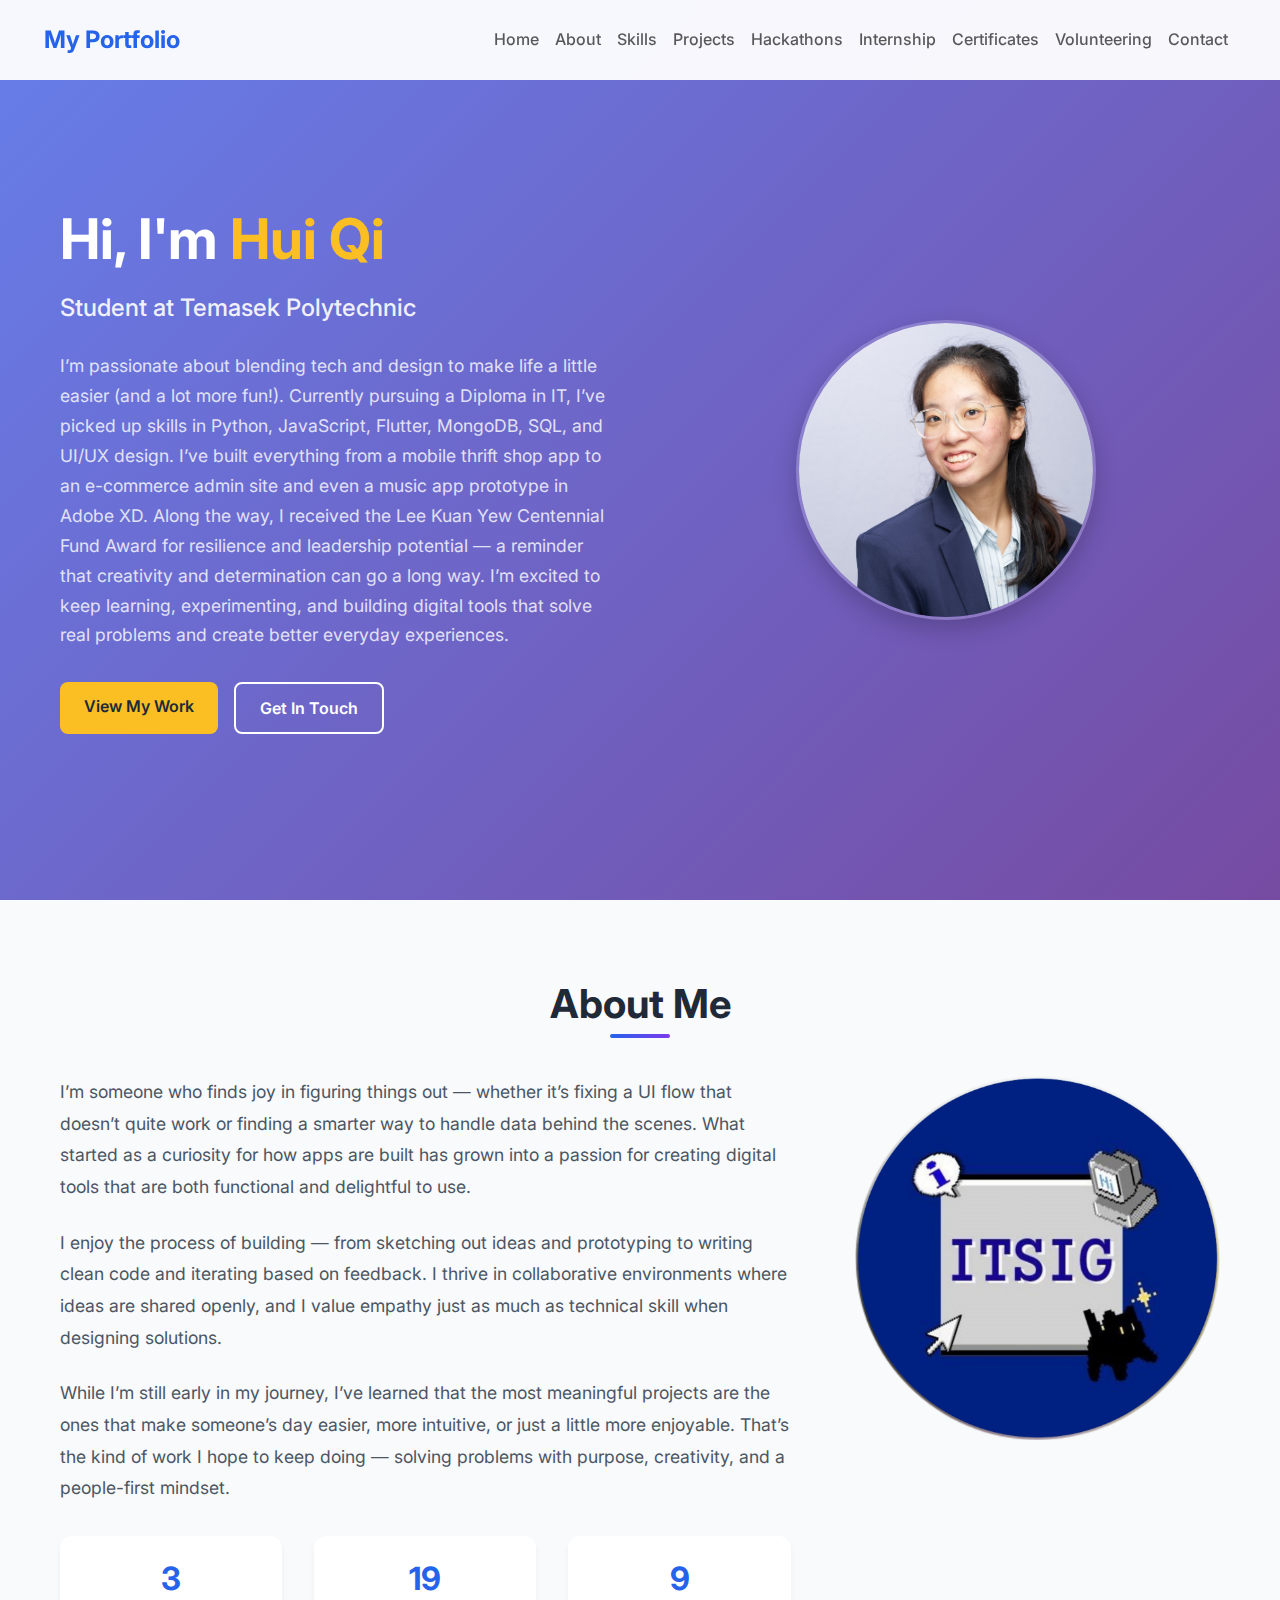
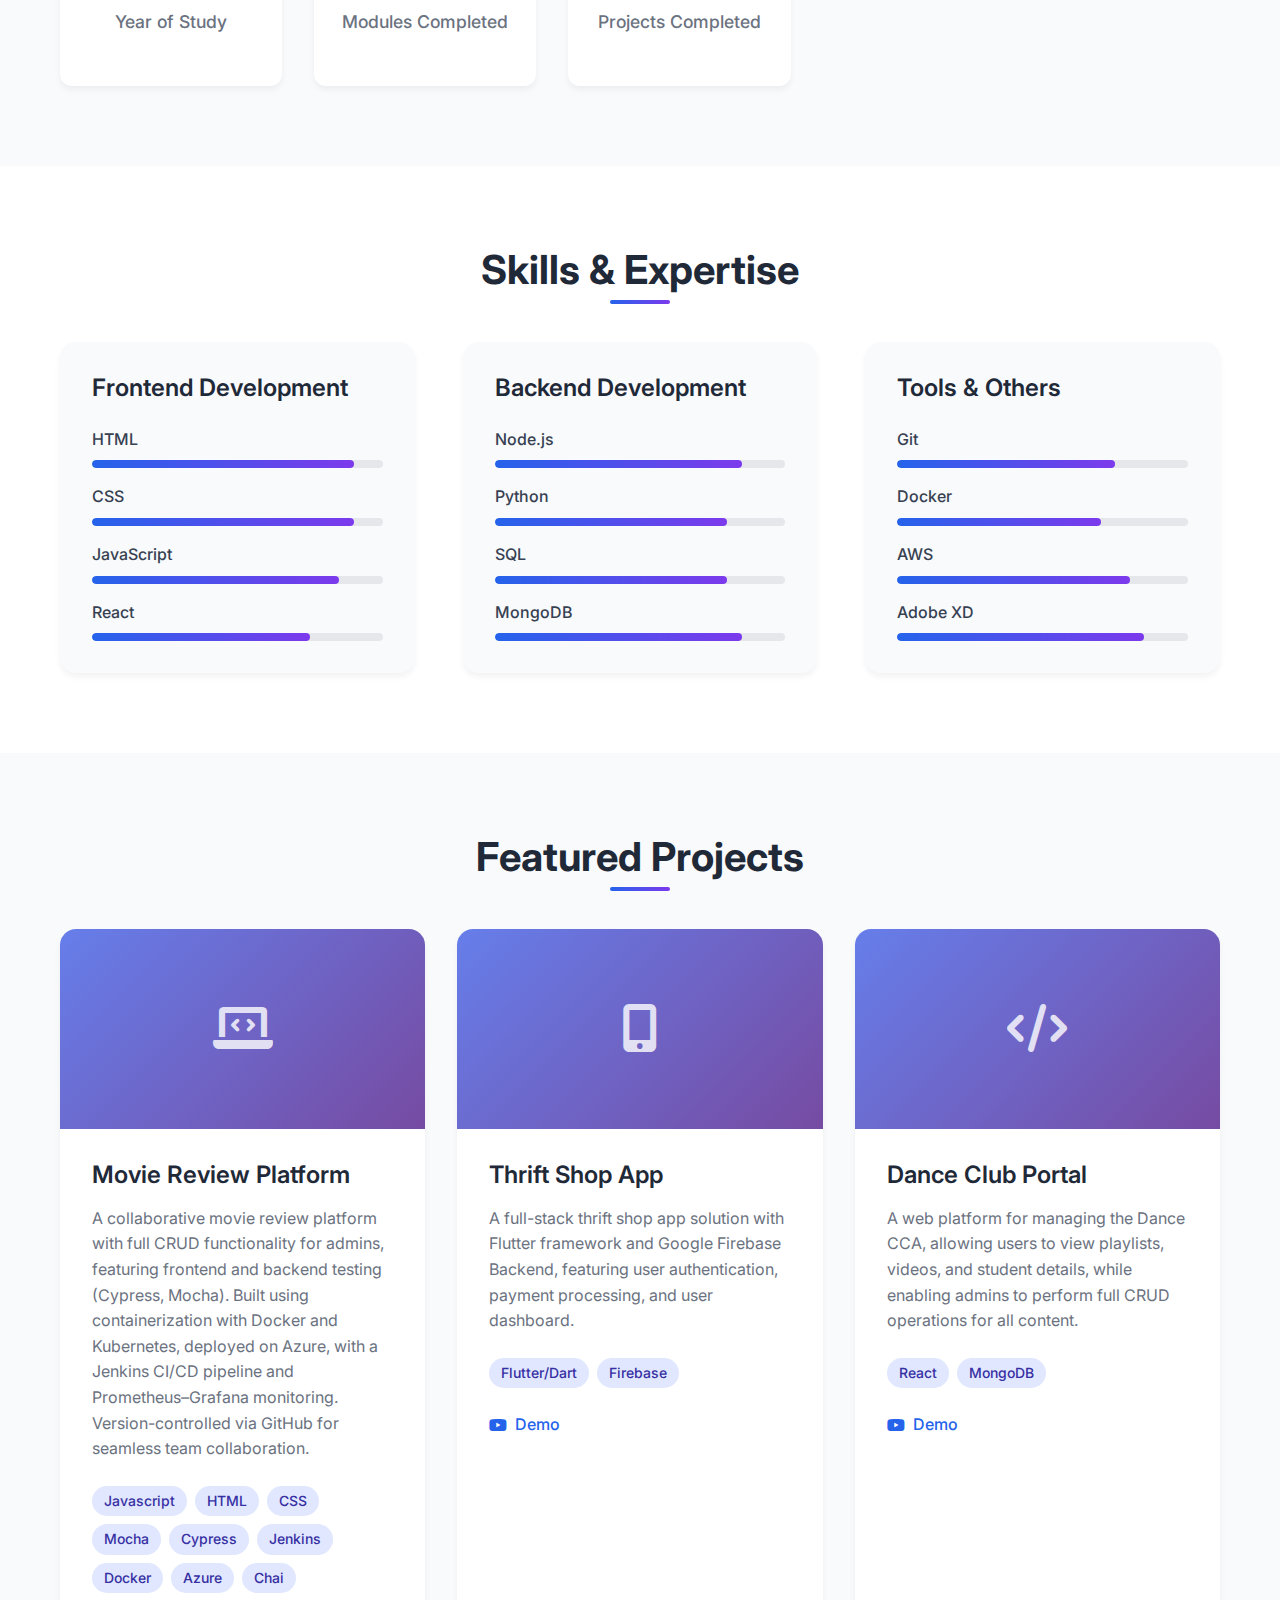
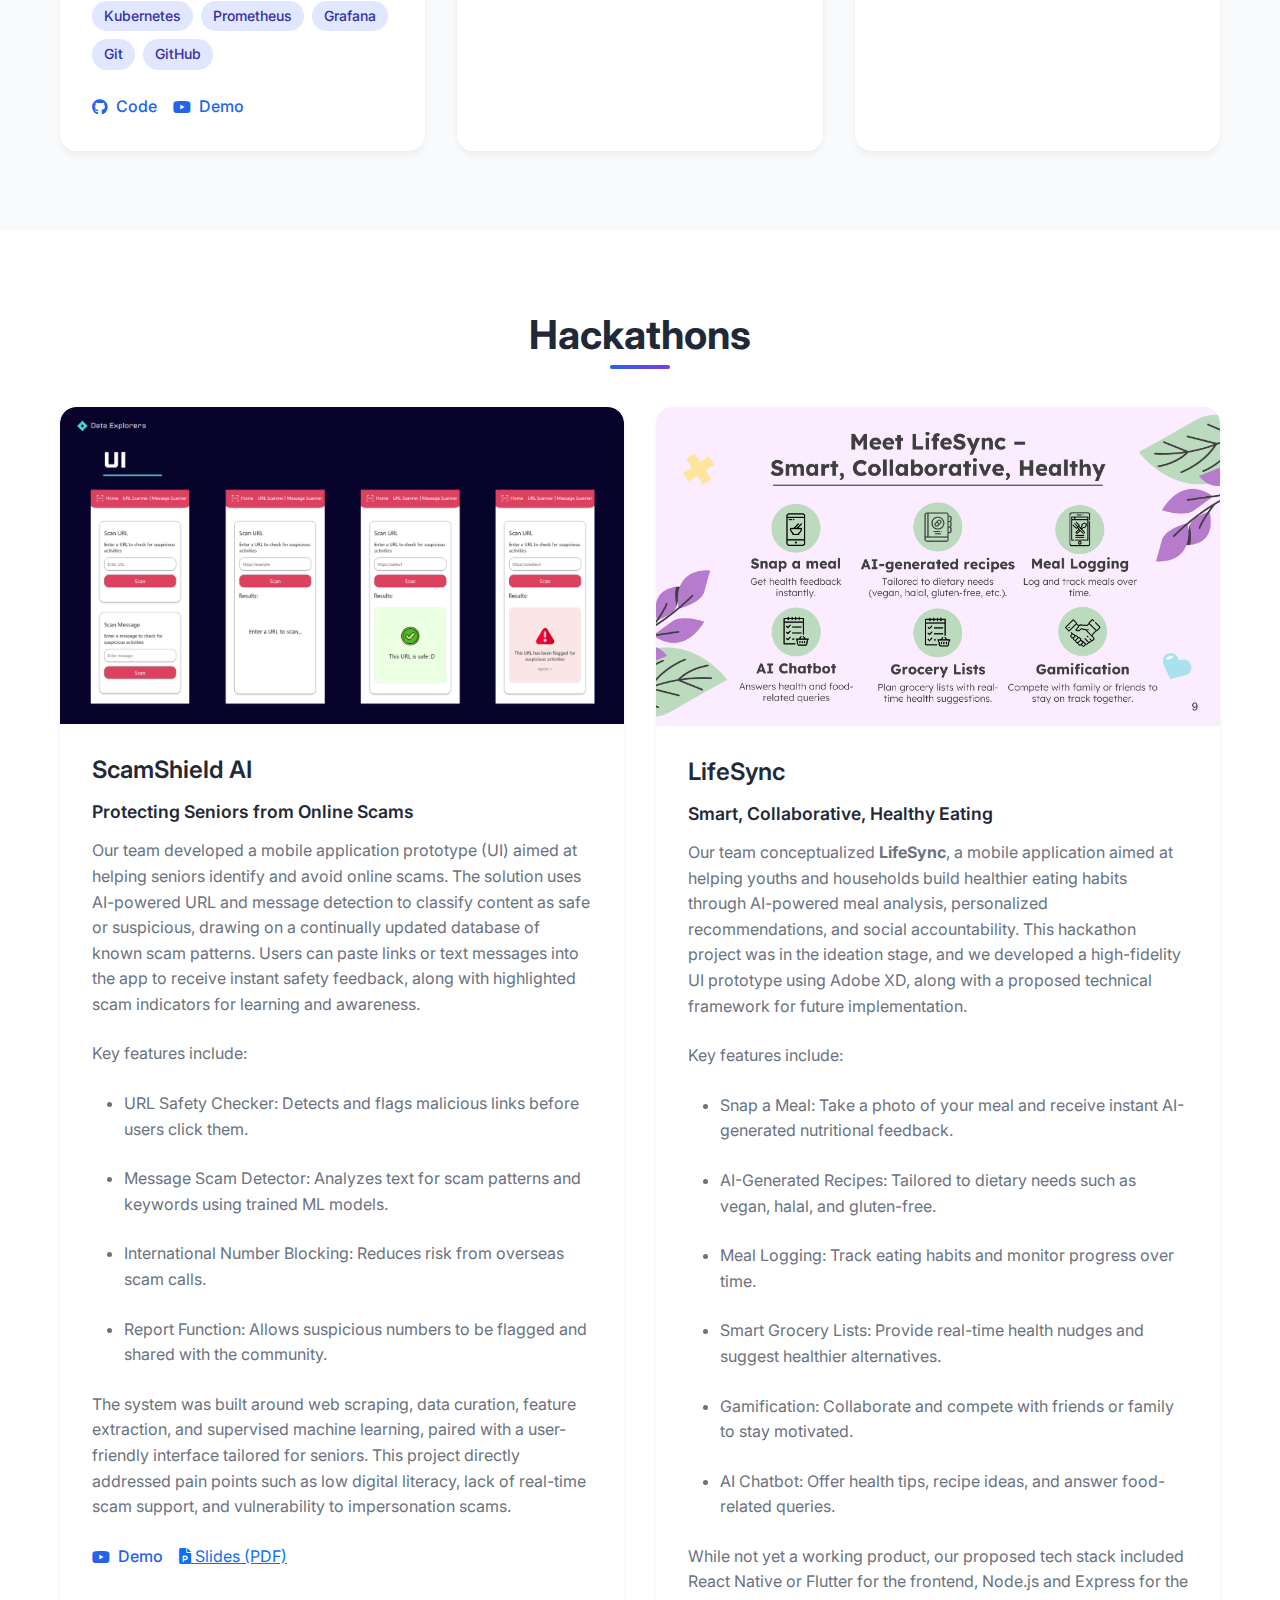
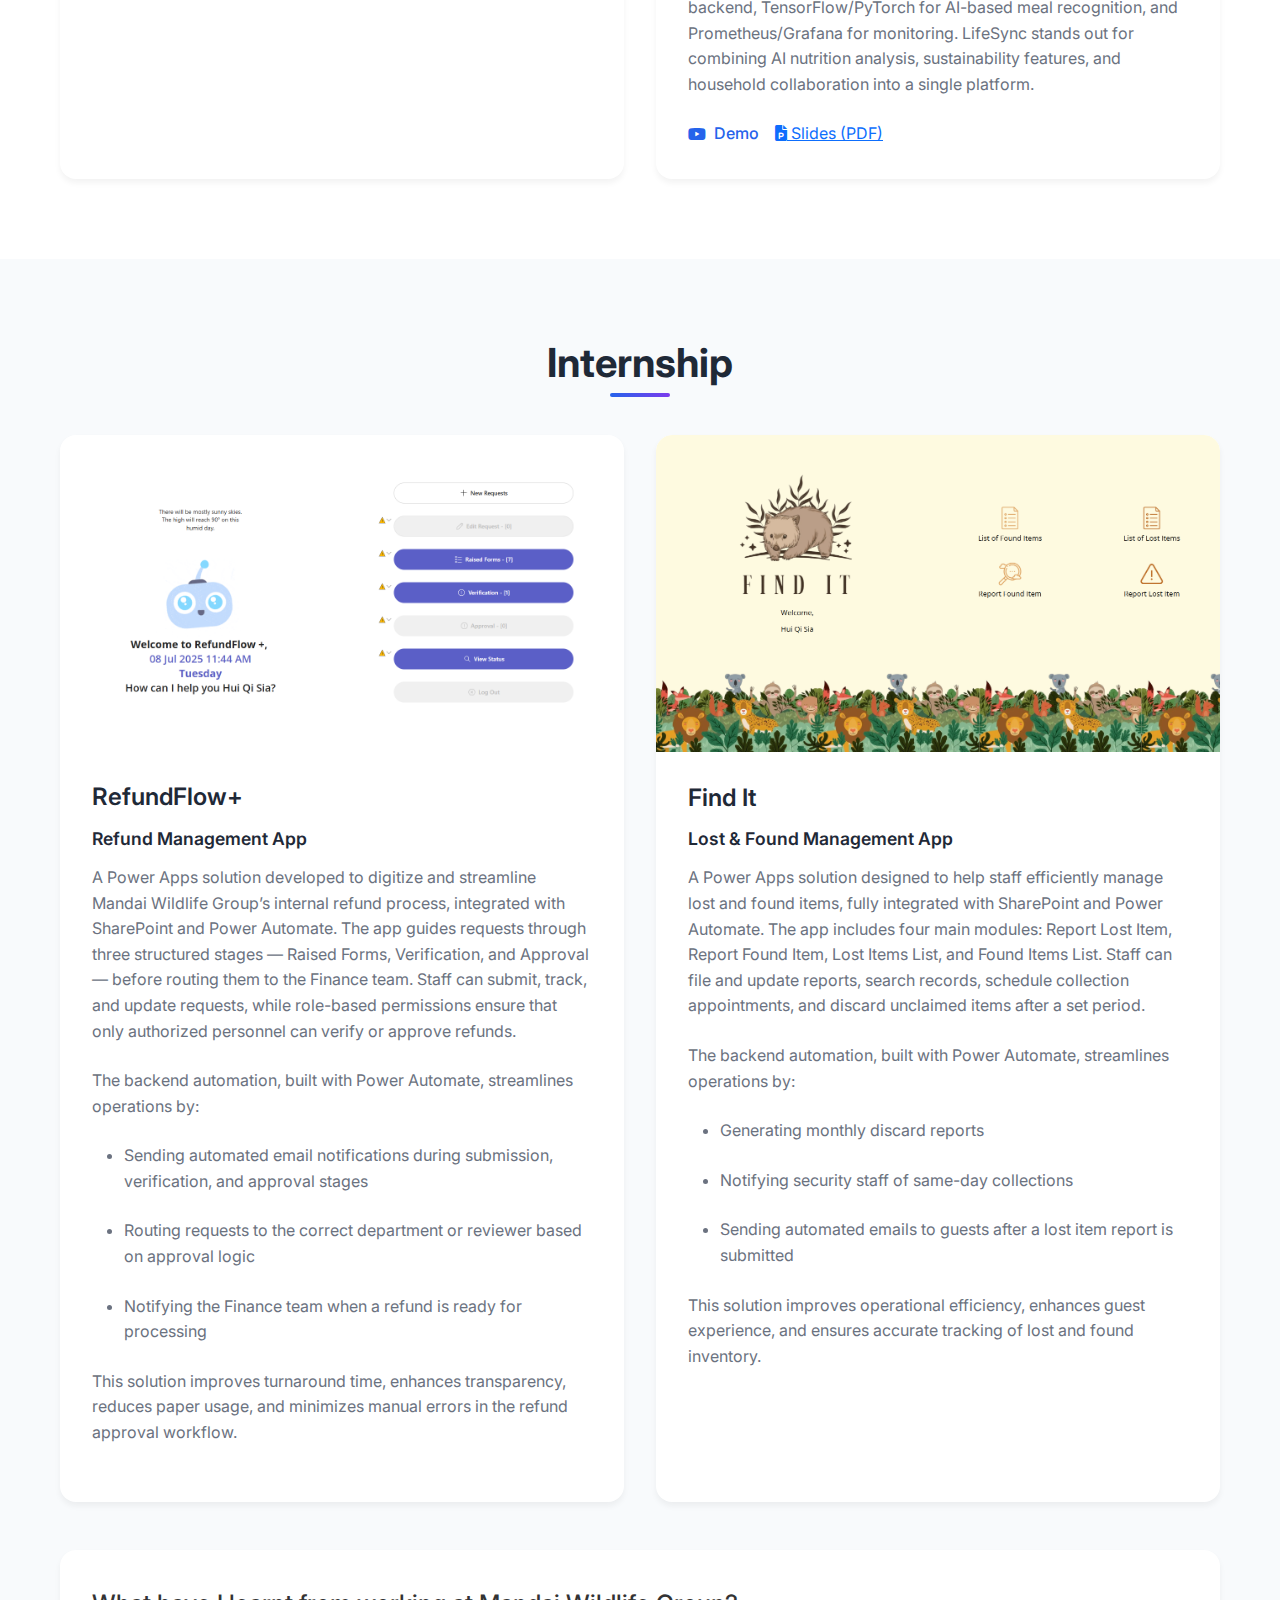
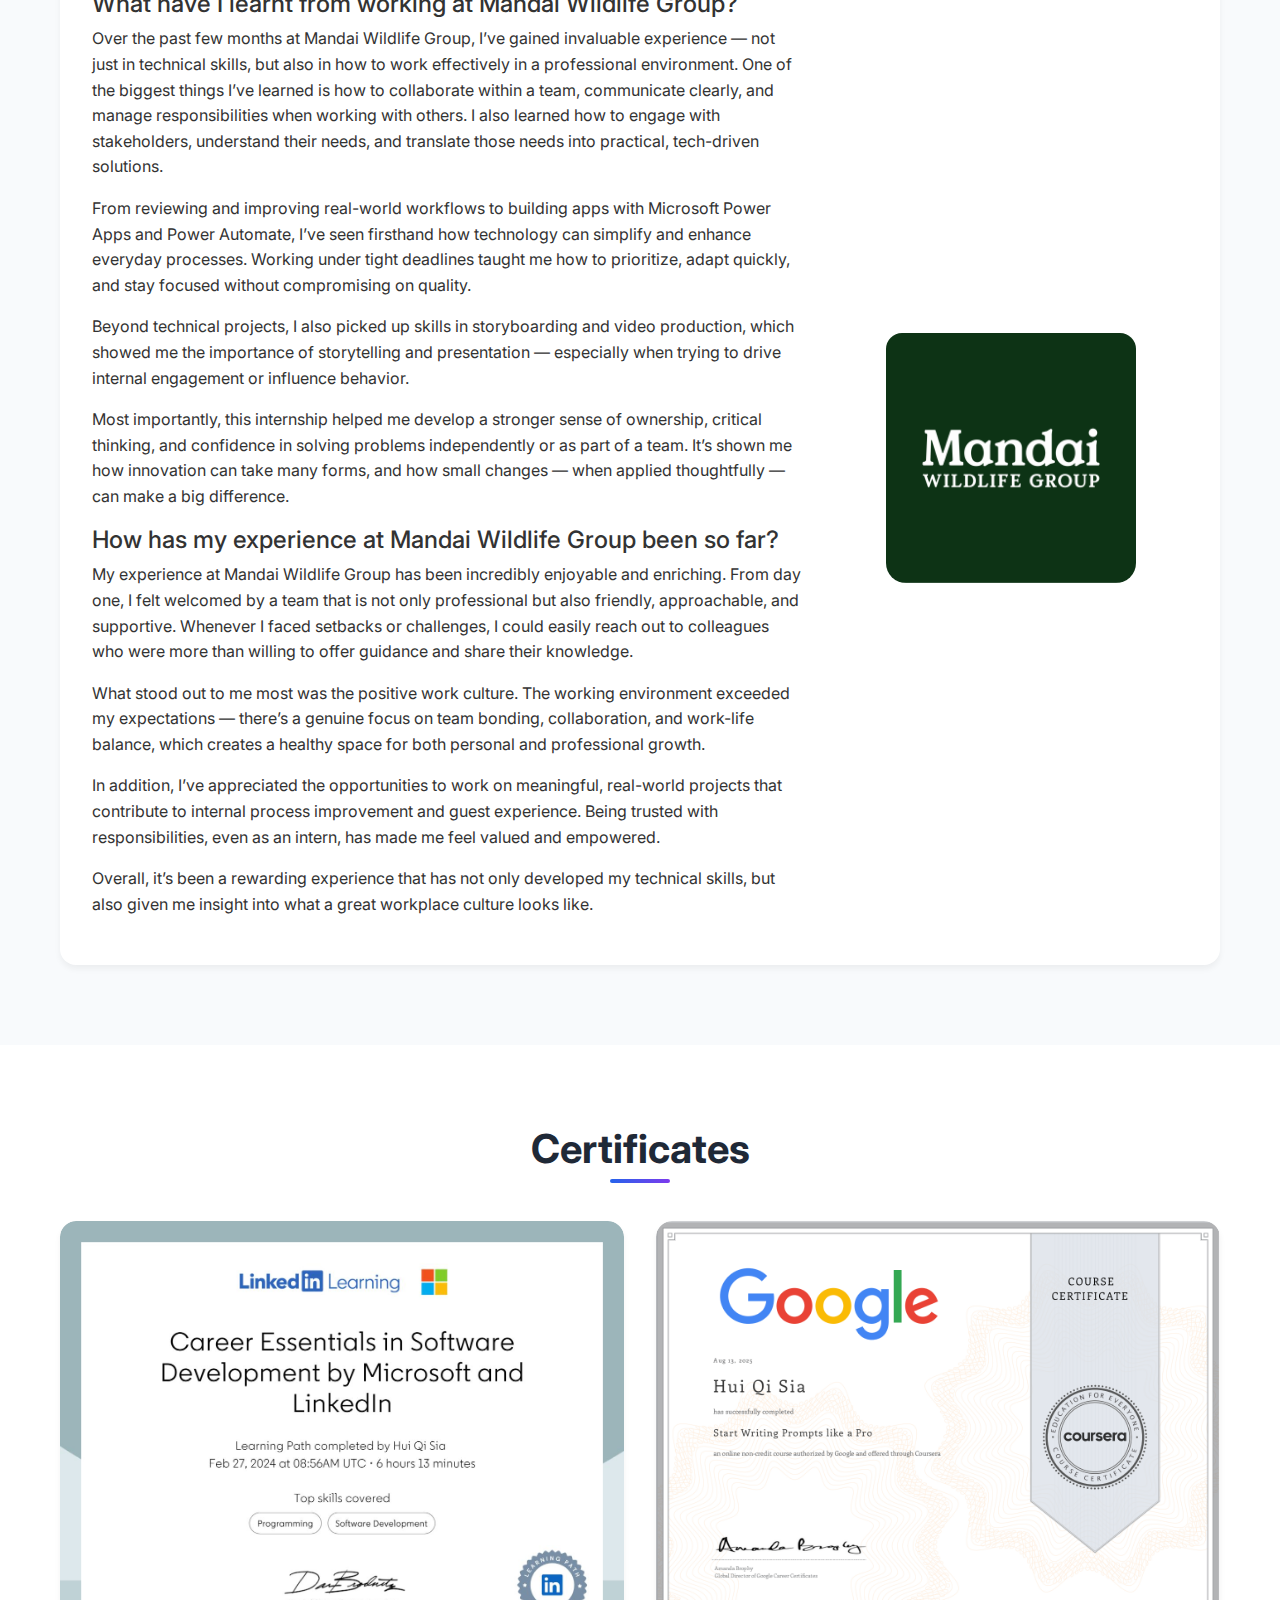
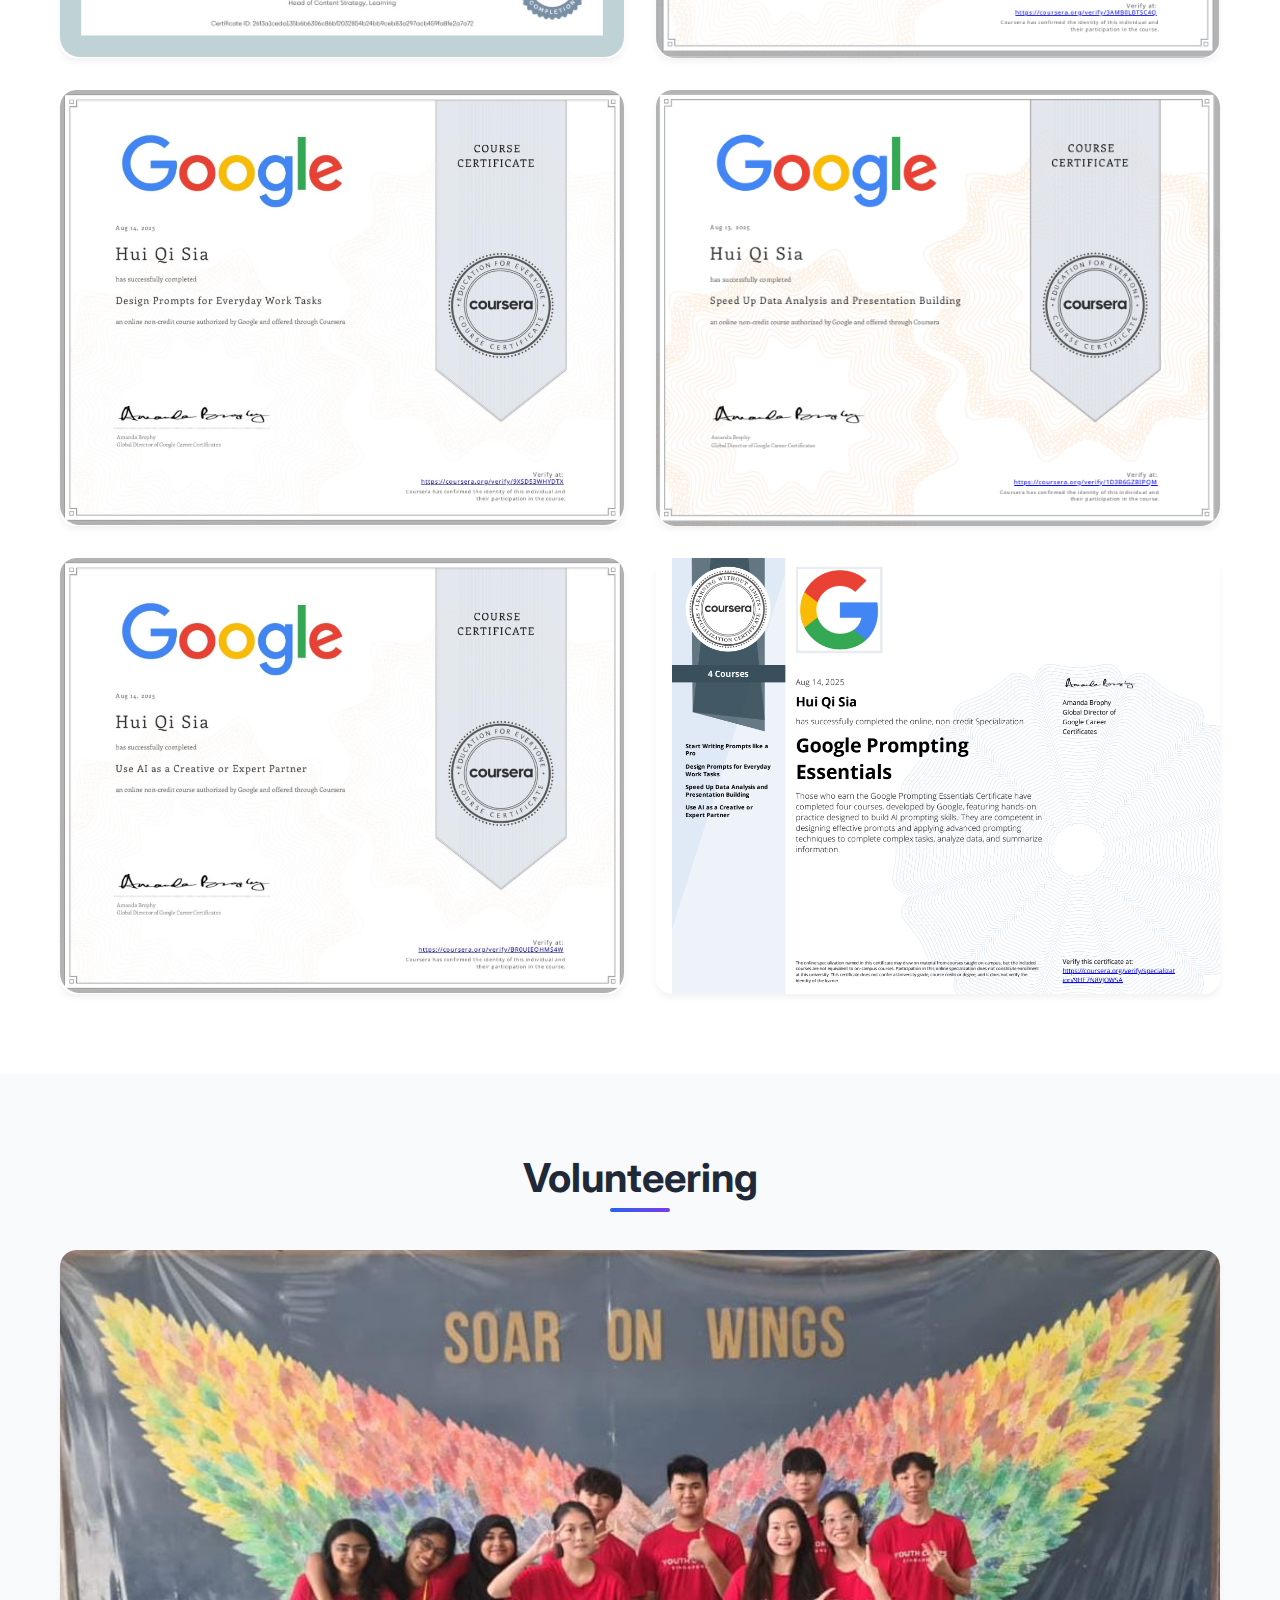
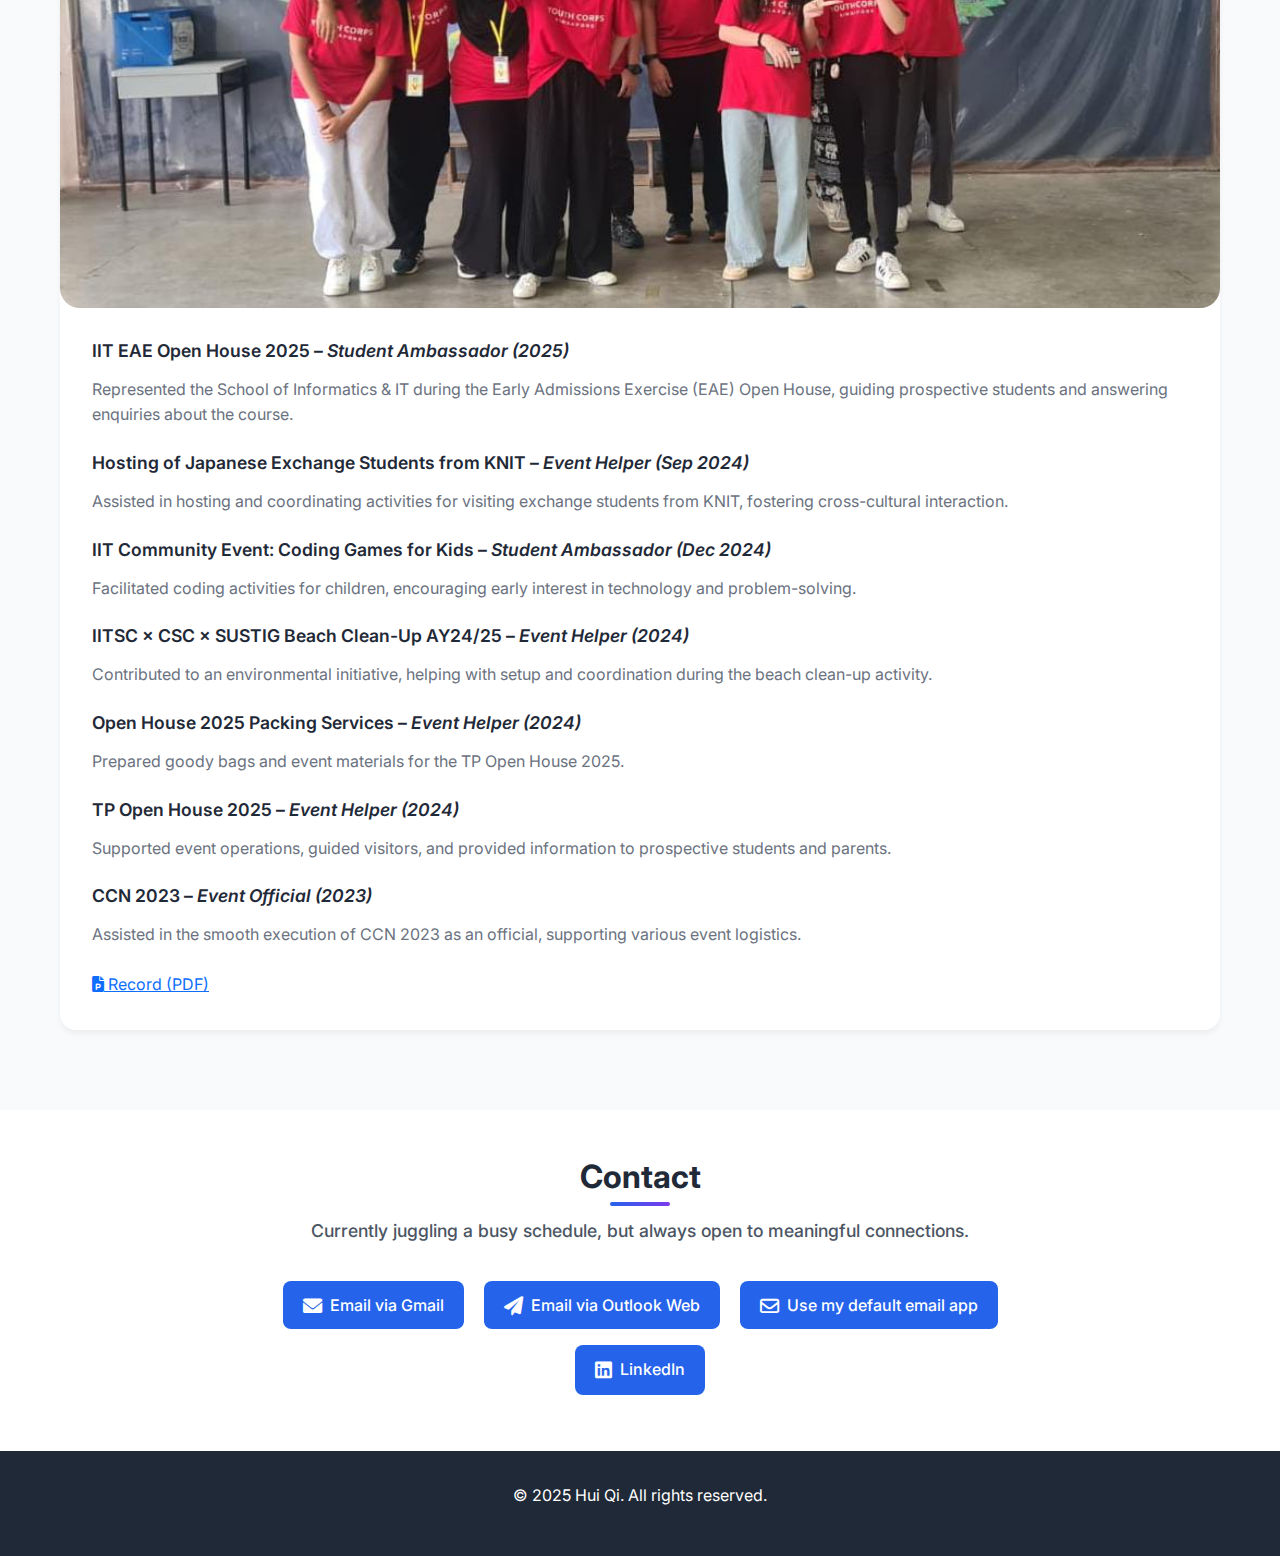
<file: index.html>
<!DOCTYPE html>
<html lang="en">
<head>
    <meta charset="UTF-8" />
    <meta name="viewport" content="width=device-width, initial-scale=1.0"/>
    <title>My Portfolio</title>

    <!-- Bootstrap CSS -->
    <link 
        href="https://cdn.jsdelivr.net/npm/bootstrap@5.3.3/dist/css/bootstrap.min.css" 
        rel="stylesheet" 
        integrity="sha384-QWTKZyjpPEjISv5WaRU9OFeRpok6YctnYmDr5pNlyT2bRjXh0JMhjY6hW+ALEwIH" 
        crossorigin="anonymous">
    <link rel="stylesheet" href="styles.css">

    <!-- Google Fonts & Icons -->
    <link href="https://fonts.googleapis.com/css2?family=Inter:wght@300;400;500;600;700&display=swap" rel="stylesheet">
    <link rel="stylesheet" href="https://cdnjs.cloudflare.com/ajax/libs/font-awesome/6.0.0/css/all.min.css">
</head>
<body>

    <!-- Full-width Bootstrap Navbar -->
    <nav class="navbar navbar-expand-lg">
    <div class="container-fluid">
        <a class="navbar-brand" href="#home">My Portfolio</a>

        <!-- Hamburger Menu -->
        <button class="navbar-toggler" type="button" data-bs-toggle="collapse" data-bs-target="#navbarNav">
        <span class="navbar-toggler-icon"></span>
        </button>

        <!-- Menu Items -->
        <div class="collapse navbar-collapse" id="navbarNav">
        <ul class="navbar-nav ms-auto">
            <li class="nav-item"><a href="#home" class="nav-link">Home</a></li>
            <li class="nav-item"><a href="#about" class="nav-link">About</a></li>
            <li class="nav-item"><a href="#skills" class="nav-link">Skills</a></li>
            <li class="nav-item"><a href="#projects" class="nav-link">Projects</a></li>
            <li class="nav-item"><a href="#hackathon" class="nav-link">Hackathons</a></li>
            <li class="nav-item"><a href="#internship" class="nav-link">Internship</a></li>
            <li class="nav-item"><a href="#certificates" class="nav-link">Certificates</a></li>
            <li class="nav-item"><a href="#volunteering" class="nav-link">Volunteering</a></li>
            <li class="nav-item"><a href="#contact" class="nav-link">Contact</a></li>
        </ul>
        </div>
    </div>
    </nav>

    <!-- Hero Section -->
    <section id="home" class="hero">
        <div class="hero-container">
            <div class="hero-content">
                <h1 class="hero-title">Hi, I'm <span class="highlight">Hui Qi</span></h1>
                <p class="hero-subtitle">Student at Temasek Polytechnic</p>

                <p class="hero-description">
                    I’m passionate about blending tech and design to make life a little easier (and a lot more fun!). Currently pursuing a Diploma in IT, I’ve picked up skills in Python, JavaScript, Flutter, MongoDB, SQL, and UI/UX design.
                    I’ve built everything from a mobile thrift shop app to an e-commerce admin site and even a music app prototype in Adobe XD. Along the way, I received the Lee Kuan Yew Centennial Fund Award for resilience and leadership potential — a reminder that creativity and determination can go a long way.
                    I’m excited to keep learning, experimenting, and building digital tools that solve real problems and create better everyday experiences.
                </p>
                <div class="hero-buttons">
                    <a href="#projects" class="btn btn-primary">View My Work</a>
                    <a href="#contact" class="btn btn-secondary">Get In Touch</a>
                </div>
            </div>
            <div class="hero-image">
                <img src="images/LinkedIn Professional Photo.jpg" alt="Profile Photo" class="profile-photo">
            </div>
        </div>
    </section>

    <!-- About Section -->
    <section id="about" class="about">
        <div class="container">
            <h2 class="section-title">About Me</h2>
            <div class="about-content">
                <div class="text-block">
                    <div class="about-text">
                        <p>
                            I’m someone who finds joy in figuring things out — whether it’s fixing a UI flow that doesn’t quite work or finding a smarter way to handle data behind the scenes. 
                            What started as a curiosity for how apps are built has grown into a passion for creating digital tools that are both functional and delightful to use.
                        </p>
                        <p>
                            I enjoy the process of building — from sketching out ideas and prototyping to writing clean code and iterating based on feedback. 
                            I thrive in collaborative environments where ideas are shared openly, and I value empathy just as much as technical skill when designing solutions.
                        </p>
                        <p>
                            While I’m still early in my journey, I’ve learned that the most meaningful projects are the ones that make someone’s day easier, more intuitive, or just a little more enjoyable. 
                            That’s the kind of work I hope to keep doing — solving problems with purpose, creativity, and a people-first mindset.
                        </p>
                        <div class="about-stats">
                            <div class="stat">
                                <h3>3</h3>
                                <p>Year of Study</p>
                            </div>
                            <div class="stat">
                                <h3>19</h3>
                                <p>Modules Completed</p>
                            </div>
                            <div class="stat">
                                <h3>9</h3>
                                <p>Projects Completed</p>
                            </div>
                        </div>
                    </div>
                </div>
                
                <div class="about-image">
                    <img src="images/ITSIG.png" alt="ITSIG" class="ITSIG">
                </div>
            </div>
        </div>
    </section>

    <!-- Skills Section -->
    <section id="skills" class="skills">
        <div class="container">
            <h2 class="section-title">Skills & Expertise</h2>
            <div class="skills-grid">
                <div class="skill-category">
                    <h3>Frontend Development</h3>
                    <div class="skill-items">
                        <div class="skill-item">
                            <span class="skill-name">HTML</span>
                            <div class="skill-bar">
                                <div class="skill-progress" style="width: 90%"></div>
                            </div>
                        </div>
                        <div class="skill-item">
                            <span class="skill-name">CSS</span>
                            <div class="skill-bar">
                                <div class="skill-progress" style="width: 90%"></div>
                            </div>
                        </div>
                        <div class="skill-item">
                            <span class="skill-name">JavaScript</span>
                            <div class="skill-bar">
                                <div class="skill-progress" style="width: 85%"></div>
                            </div>
                        </div>
                        <div class="skill-item">
                            <span class="skill-name">React</span>
                            <div class="skill-bar">
                                <div class="skill-progress" style="width: 75%"></div>
                            </div>
                        </div>
                    </div>
                </div>
                <div class="skill-category">
                    <h3>Backend Development</h3>
                    <div class="skill-items">
                        <div class="skill-item">
                            <span class="skill-name">Node.js</span>
                            <div class="skill-bar">
                                <div class="skill-progress" style="width: 85%"></div>
                            </div>
                        </div>
                        <div class="skill-item">
                            <span class="skill-name">Python</span>
                            <div class="skill-bar">
                                <div class="skill-progress" style="width: 80%"></div>
                            </div>
                        </div>
                        <div class="skill-item">
                            <span class="skill-name">SQL</span>
                            <div class="skill-bar">
                                <div class="skill-progress" style="width: 80%"></div>
                            </div>
                        </div>
                        <div class="skill-item">
                            <span class="skill-name">MongoDB</span>
                            <div class="skill-bar">
                                <div class="skill-progress" style="width: 85%"></div>
                            </div>
                        </div>
                    </div>
                </div>
                <div class="skill-category">
                    <h3>Tools & Others</h3>
                    <div class="skill-items">
                        <div class="skill-item">
                            <span class="skill-name">Git</span>
                            <div class="skill-bar">
                                <div class="skill-progress" style="width: 75%"></div>
                            </div>
                        </div>
                        <div class="skill-item">
                            <span class="skill-name">Docker</span>
                            <div class="skill-bar">
                                <div class="skill-progress" style="width: 70%"></div>
                            </div>
                        </div>
                        <div class="skill-item">
                            <span class="skill-name">AWS</span>
                            <div class="skill-bar">
                                <div class="skill-progress" style="width: 80%"></div>
                            </div>
                        </div>
                        <div class="skill-item">
                            <span class="skill-name">Adobe XD</span>
                            <div class="skill-bar">
                                <div class="skill-progress" style="width: 85%"></div>
                            </div>
                        </div>
                    </div>
                </div>
            </div>
        </div>
    </section>

    <!-- Projects Section -->
    <section id="projects" class="projects">
        <div class="container">
            <h2 class="section-title">Featured Projects</h2>
            <div class="projects-grid">
                <div class="project-card">
                    <div class="project-image">
                        <div class="project-placeholder">
                            <i class="fas fa-laptop-code"></i>
                        </div>
                    </div>
                    <div class="project-content">
                        <h3>Movie Review Platform</h3>
                        <p>A collaborative movie review platform with full CRUD functionality for admins, featuring frontend and backend testing (Cypress, Mocha). Built using containerization with Docker and Kubernetes, deployed on Azure, with a Jenkins CI/CD pipeline and Prometheus–Grafana monitoring. Version-controlled via GitHub for seamless team collaboration.</p>
                        <div class="project-tech">
                            <span class="tech-tag">Javascript</span>
                            <span class="tech-tag">HTML</span>
                            <span class="tech-tag">CSS</span>
                            <span class="tech-tag">Mocha</span>
                            <span class="tech-tag">Cypress</span>
                            <span class="tech-tag">Jenkins</span>
                            <span class="tech-tag">Docker</span>
                            <span class="tech-tag">Azure</span>
                            <span class="tech-tag">Chai</span>
                            <span class="tech-tag">Kubernetes</span>
                            <span class="tech-tag">Prometheus</span>
                            <span class="tech-tag">Grafana</span>
                            <span class="tech-tag">Git</span>
                            <span class="tech-tag">GitHub</span>
                        </div>
                        <div class="project-links">
                            <div class="project-links">
                                <a href="https://github.com/siahq2006/DevOps-G2-HuiQi" 
                                class="project-link" 
                                target="_blank" 
                                rel="noopener noreferrer">
                                <i class="fab fa-github"></i> Code
                                </a>
                            </div>
                            <div class="project-links">
                                <a href="https://www.youtube.com/watch?v=9C1pFCQIQMM" 
                                class="project-link" 
                                target="_blank" 
                                rel="noopener noreferrer">
                                <i class="fab fa-youtube"></i> Demo
                                </a>
                            </div>
                        </div>
                    </div>
                </div>
                <div class="project-card">
                    <div class="project-image">
                        <div class="project-placeholder">
                            <i class="fas fa-mobile-alt"></i>
                        </div>
                    </div>
                    <div class="project-content">
                        <h3>Thrift Shop App</h3>
                        <p>A full-stack thrift shop app solution with Flutter framework and Google Firebase Backend, featuring user authentication, payment processing, and user dashboard.</p>
                        <div class="project-tech">
                            <span class="tech-tag">Flutter/Dart</span>
                            <span class="tech-tag">Firebase</span>
                        </div>
                        <div class="project-links">
                            <a href="https://www.youtube.com/watch?v=7k_z_RAA6R0" 
                            class="project-link" 
                            target="_blank" 
                            rel="noopener noreferrer">
                            <i class="fab fa-youtube"></i> Demo
                            </a>
                        </div>
                    </div>
                </div>
                <div class="project-card">
                    <div class="project-image">
                        <div class="project-placeholder">
                            <i class="fas fa-code"></i>
                        </div>
                    </div>
                    <div class="project-content">
                        <h3>Dance Club Portal</h3>
                        <p>A web platform for managing the Dance CCA, allowing users to view playlists, videos, and student details, while enabling admins to perform full CRUD operations for all content.</p>
                        <div class="project-tech">
                            <span class="tech-tag">React</span>
                            <span class="tech-tag">MongoDB</span>
                        </div>
                        <div class="project-links">
                            <div class="project-links">
                                <a href="https://youtu.be/ftY1jjDn1hc" 
                                class="project-link" 
                                target="_blank" 
                                rel="noopener noreferrer">
                                <i class="fab fa-youtube"></i> Demo
                                </a>
                        </div>
                        </div>
                    </div>
                </div>
            </div>
        </div>
    </section>
    
    <!-- Hackathons Section -->
    <section id="hackathon" class="hackathon">
        <div class="container">
            <h2 class="section-title">Hackathons</h2>
            <div class="hackathon-grid">
                <div class="hackathon-card">
                    <div class="hackathon-image">
                        <img src="images/Data Explorers.png" alt="Data Explorers" class="Data Explorers">
                    </div>
                    <div class="hackathon-content">
                        <h3>ScamShield AI</h3>
                        <h4>Protecting Seniors from Online Scams</h4>
                        <p>Our team developed a mobile application prototype (UI) aimed at helping seniors identify and avoid online scams. The solution uses AI-powered URL and message detection to classify content as safe or suspicious, drawing on a continually updated database of known scam patterns. Users can paste links or text messages into the app to receive instant safety feedback, along with highlighted scam indicators for learning and awareness.</p>
                        <p>Key features include:</p>
                        <ul>
                            <li>URL Safety Checker: Detects and flags malicious links before users click them.</li>
                            <li>Message Scam Detector: Analyzes text for scam patterns and keywords using trained ML models.</li>
                            <li>International Number Blocking: Reduces risk from overseas scam calls.</li>
                            <li>Report Function: Allows suspicious numbers to be flagged and shared with the community.</li>
                        </ul>
                        <p>The system was built around web scraping, data curation, feature extraction, and supervised machine learning, paired with a user-friendly interface tailored for seniors. This project directly addressed pain points such as low digital literacy, lack of real-time scam support, and vulnerability to impersonation scams.</p>
                        <div class="hackathon-links">
                            <div class="hackathon-links">
                                <a href="https://youtu.be/roETeLLx1L8" 
                                class="project-link" 
                                target="_blank" 
                                rel="noopener noreferrer">
                                <i class="fab fa-youtube"></i> Demo
                                </a>
                            </div>
                            <div class="hackathon-links">
                                <a href="slides/Data-Explorers-Slides.pdf" target="_blank" rel="noopener">
                                    <i class="fa-solid fa-file-powerpoint"></i> Slides (PDF)
                                </a>
                            </div>
                        </div>
                    </div>
                </div>
                <div class="hackathon-card">
                    <div class="hackathon-image">
                        <img src="images/LifeSync.jpg" alt="LifeSync" class="LifeSync">
                    </div>
                    <div class="hackathon-content">
                        <h3>LifeSync</h3>
                        <h4>Smart, Collaborative, Healthy Eating</h4>
                        <p>Our team conceptualized <strong>LifeSync</strong>, a mobile application aimed at helping youths and households build healthier eating habits through AI-powered meal analysis, personalized recommendations, and social accountability. This hackathon project was in the ideation stage, and we developed a high-fidelity UI prototype using Adobe XD, along with a proposed technical framework for future implementation.</p>
                        <p>Key features include:</p>
                        <ul>
                            <li>Snap a Meal: Take a photo of your meal and receive instant AI-generated nutritional feedback.</li>
                            <li>AI-Generated Recipes: Tailored to dietary needs such as vegan, halal, and gluten-free.</li>
                            <li>Meal Logging: Track eating habits and monitor progress over time.</li>
                            <li>Smart Grocery Lists: Provide real-time health nudges and suggest healthier alternatives.</li>
                            <li>Gamification: Collaborate and compete with friends or family to stay motivated.</li>
                            <li>AI Chatbot: Offer health tips, recipe ideas, and answer food-related queries.</li>
                        </ul>
                        <p>While not yet a working product, our proposed tech stack included React Native or Flutter for the frontend, Node.js and Express for the backend, TensorFlow/PyTorch for AI-based meal recognition, and Prometheus/Grafana for monitoring. LifeSync stands out for combining AI nutrition analysis, sustainability features, and household collaboration into a single platform.</p>

                        <div class="hackathon-links">
                            <div class="hackathon-links">
                                <a href="https://youtu.be/qTN77AmrNPs" 
                                class="project-link" 
                                target="_blank" 
                                rel="noopener noreferrer">
                                <i class="fab fa-youtube"></i> Demo
                                </a>
                            </div>
                            <div class="hackathon-links">
                                <a href="slides/LifeSync-Slides.pdf" target="_blank" rel="noopener">
                                    <i class="fa-solid fa-file-powerpoint"></i> Slides (PDF)
                                </a>
                            </div>
                        </div>
                    </div>
                </div>
            </div>
        </div>
    </section>

    <!-- Internship Section -->
    <section id="internship" class="internship">
        <div class="container">
            <h2 class="section-title">Internship</h2>
            <div class="internship-section">
                <div class="internship-grid">
                    <div class="internship-card">
                        <div class="internship-image">
                            <img src="images/RefundFlow+ Home Page.png" alt="RefundFlow+" class="RefundFlow+">
                        </div>
                        <div class="internship-content">
                            <h3>RefundFlow+</h3>
                            <h4>Refund Management App</h4>
                            <p>A Power Apps solution developed to digitize and streamline Mandai Wildlife Group’s internal refund process, integrated with SharePoint and Power Automate. The app guides requests through three structured stages — Raised Forms, Verification, and Approval — before routing them to the Finance team. Staff can submit, track, and update requests, while role-based permissions ensure that only authorized personnel can verify or approve refunds.</p>
                            <p>The backend automation, built with Power Automate, streamlines operations by:</p>
                            <ul>
                                <li>Sending automated email notifications during submission, verification, and approval stages</li>
                                <li>Routing requests to the correct department or reviewer based on approval logic</li>
                                <li>Notifying the Finance team when a refund is ready for processing</li>
                            </ul>
                            <p>This solution improves turnaround time, enhances transparency, reduces paper usage, and minimizes manual errors in the refund approval workflow.</p>
                        </div>
                    </div>
                    <div class="internship-card">
                        <div class="internship-image">
                            <img src="images/Lost & Found Home Page.png" alt="Find It" class="Find It">
                        </div>
                        <div class="internship-content">
                            <h3>Find It</h3>
                            <h4>Lost & Found Management App</h4>
                            <p>A Power Apps solution designed to help staff efficiently manage lost and found items, fully integrated with SharePoint and Power Automate. The app includes four main modules: Report Lost Item, Report Found Item, Lost Items List, and Found Items List. Staff can file and update reports, search records, schedule collection appointments, and discard unclaimed items after a set period.</p>
                            <p>The backend automation, built with Power Automate, streamlines operations by:</p>
                            <ul>
                                <li>Generating monthly discard reports</li>
                                <li>Notifying security staff of same-day collections</li>
                                <li>Sending automated emails to guests after a lost item report is submitted</li>
                            </ul>
                            <p>This solution improves operational efficiency, enhances guest experience, and ensures accurate tracking of lost and found inventory.</p>
                        </div>
                    </div>
                </div>

                <div class="internship-reflection">
                    <div class="internship-reflection-card">
                        <div class="internship-reflection-content">
                            <div class="internship-text">
                                <h2></h2>
                                <h4>What have I learnt from working at Mandai Wildlife Group?</h4>
                                <p>Over the past few months at Mandai Wildlife Group, I’ve gained invaluable experience — not just in technical skills, but also in how to work effectively in a professional environment. One of the biggest things I’ve learned is how to collaborate within a team, communicate clearly, and manage responsibilities when working with others. I also learned how to engage with stakeholders, understand their needs, and translate those needs into practical, tech-driven solutions.</p>
                                <p>From reviewing and improving real-world workflows to building apps with Microsoft Power Apps and Power Automate, I’ve seen firsthand how technology can simplify and enhance everyday processes. Working under tight deadlines taught me how to prioritize, adapt quickly, and stay focused without compromising on quality.</p>
                                <p>Beyond technical projects, I also picked up skills in storyboarding and video production, which showed me the importance of storytelling and presentation — especially when trying to drive internal engagement or influence behavior.</p>
                                <p>Most importantly, this internship helped me develop a stronger sense of ownership, critical thinking, and confidence in solving problems independently or as part of a team. It’s shown me how innovation can take many forms, and how small changes — when applied thoughtfully — can make a big difference.</p>
                                
                                <h4>How has my experience at Mandai Wildlife Group been so far?</h4>
                                <p>My experience at Mandai Wildlife Group has been incredibly enjoyable and enriching. From day one, I felt welcomed by a team that is not only professional but also friendly, approachable, and supportive. Whenever I faced setbacks or challenges, I could easily reach out to colleagues who were more than willing to offer guidance and share their knowledge.</p>
                                <p>What stood out to me most was the positive work culture. The working environment exceeded my expectations — there’s a genuine focus on team bonding, collaboration, and work-life balance, which creates a healthy space for both personal and professional growth.</p>
                                <p>In addition, I’ve appreciated the opportunities to work on meaningful, real-world projects that contribute to internal process improvement and guest experience. Being trusted with responsibilities, even as an intern, has made me feel valued and empowered.</p>
                                <p>Overall, it’s been a rewarding experience that has not only developed my technical skills, but also given me insight into what a great workplace culture looks like.</p>
                            </div>
                            <div class="internship-image">
                                <img src="images/Mandai Wildlife Group.png" alt="Mandai-Wildlife-Group" class="Mandai-Wildlife-Group">
                            </div>
                    </div>
                    </div>
                </div>

            </div>
            
        </div>
    </section>

    <!-- Certificates Sections -->
    <section id="certificates" class="certificates">
        <div class="container">
            <h2 class="section-title">Certificates</h2>
            <div class="certificates-section">
                <div class="certificates-grid">
                    <div class="certificates-card">
                        <div class="certificates-image">
                            <a href="https://www.linkedin.com/learning/certificates/26f3a1ceda135b6b6306c86bf2032854b24bb9ceb83a297acb459fa8fe2a7a72?u=76881922" target="_blank" rel="noopener noreferrer">
                                <img src="images/Microsoft Cert.jpg" alt="Career Essentials in Software Development by Microsoft and LinkedIn" class="Microsoft-Cert">
                            </a>
                        </div>
                    </div>
                    <div class="certificates-card">
                        <div class="certificates-image">
                            <a href="https://www.coursera.org/account/accomplishments/verify/3AMB0LBTSC4Q" target="_blank" rel="noopener noreferrer">
                                <img src="images/Start Writing Prompts like a Pro - Google.png" alt="Start Writing Prompts like a Pro by Google" class="Google-Cert">
                            </a>
                        </div>
                    </div>
                    <div class="certificates-card">
                        <div class="certificates-image">
                            <a href="https://www.coursera.org/account/accomplishments/verify/9XSD53WHYDTX" target="_blank" rel="noopener noreferrer">
                                <img src="images/Design Prompts for Everyday Work Tasks.png" alt="Design Prompts for Everday Work Tasks by Google" class="Google-Cert">
                            </a>
                        </div>
                    </div>
                    <div class="certificates-card">
                        <div class="certificates-image">
                            <a href="https://www.coursera.org/account/accomplishments/verify/1D3B6GZBIPQM" target="_blank" rel="noopener noreferrer">
                                <img src="images/Speed Up Data Analytics and Presentation Building - Google.png" alt="Speed Up Data Analytics and Presentation Building by Google" class="Google-Cert">
                            </a>
                        </div>
                    </div>
                    <div class="certificates-card">
                        <div class="certificates-image">
                            <a href="https://www.coursera.org/account/accomplishments/verify/BR0UIEOHMS4W" target="_blank" rel="noopener noreferrer">
                                <img src="images/Use AI as a Creative or Expert Partner.png" alt="Use AI as a Creative or Expert Partner by Google" class="Google-Cert">
                            </a>
                        </div>
                    </div>
                    <div class="certificates-card">
                        <div class="certificates-image">
                            <a href="https://www.coursera.org/account/accomplishments/specialization/9HE7N8VJOWSA" target="_blank" rel="noopener noreferrer">
                                <img src="images/Google Prompting Essentials.png" alt="Google Prompting Essentials by Google" class="Google-Cert">
                            </a>
                        </div>
                    </div>
                </div>
            </div>
        </div>
    </section>

    <!-- Volunteering Section -->
    <section id="volunteering" class="volunteering">
        <div class="container">
            <h2 class="section-title">Volunteering</h2>
            <div class="volunteering-section">
                <div class="volunteering-grid">
                    <div class="volunteering-card">
                        <div class="volunteering-image">
                            <img src="images/Coding With Kids.jpg" alt="Coding With Kids" class="Coding-With-Kids">
                        </div>
                        <div class="volunteering-content">
                            <h4>IIT EAE Open House 2025 – <i>Student Ambassador (2025)</i></h4>
                            <p>Represented the School of Informatics & IT during the Early Admissions Exercise (EAE) Open House, guiding prospective students and answering enquiries about the course.</p>
                            
                            <h4>Hosting of Japanese Exchange Students from KNIT – <i>Event Helper (Sep 2024)</i></h4>
                            <p>Assisted in hosting and coordinating activities for visiting exchange students from KNIT, fostering cross-cultural interaction.</p>
                            
                            <h4>IIT Community Event: Coding Games for Kids – <i>Student Ambassador (Dec 2024)</i></h4>
                            <p>Facilitated coding activities for children, encouraging early interest in technology and problem-solving.</p>
                            
                            <h4>IITSC × CSC × SUSTIG Beach Clean-Up AY24/25 – <i>Event Helper (2024)</i></h4>
                            <p>Contributed to an environmental initiative, helping with setup and coordination during the beach clean-up activity.</p>
                            
                            <h4>Open House 2025 Packing Services – <i>Event Helper (2024)</i></h4>
                            <p>Prepared goody bags and event materials for the TP Open House 2025.</p>
                            
                            <h4>TP Open House 2025 – <i>Event Helper (2024)</i></h4>
                            <p>Supported event operations, guided visitors, and provided information to prospective students and parents.</p>
                            
                            <h4>CCN 2023 – <i>Event Official (2023)</i></h4>
                            <p>Assisted in the smooth execution of CCN 2023 as an official, supporting various event logistics.</p>
                            <div class="volunteering-links">
                                <a href="slides/CCA Records.pdf" target="_blank" rel="noopener">
                                    <i class="fa-solid fa-file-powerpoint"></i> Record (PDF)
                                </a>
                            </div>
                        </div>
                    </div>
                </div>
            </div>
        </div>
    </section>

    <!-- Contact Section -->
     <section id="contact" class="contact">
        <div class="container">
            <h2 class="section-title">Contact</h2>
            <div class="contact-section">
                <div class="contact-grid">
                    <div class="contact-card">
                        <div class="contact-content">
                            <h4>Currently juggling a busy schedule, but always open to meaningful connections.</h4>
                            <div class="contact-buttons">
                                <!-- Gmail compose -->
                                <a class="btn gmail"
                                    href="https://mail.google.com/mail/?view=cm&to=sia.huiqi06@gmail.com&su=Portfolio%20Enquiry&body=Hi%20Hui%20Qi%2C"
                                    target="_blank" rel="noopener">
                                    <i class="fa-solid fa-envelope"></i> Email via Gmail
                                </a>

                                <!-- Outlook Web compose -->
                                <a class="btn outlook"
                                    href="https://outlook.office.com/mail/deeplink/compose?to=sia.huiqi06%40gmail.com&subject=Portfolio%20Enquiry&body=Hi%20Hui%20Qi%2C"
                                    target="_blank" rel="noopener">
                                        <i class="fa-solid fa-paper-plane"></i> Email via Outlook Web
                                    </a>

                                <!-- Fallback: default email client -->
                                <a class="btn neutral" href="mailto:sia.huiqi06@gmail.com?subject=Portfolio%20Enquiry&body=Hi%20Hui%20Qi%2C">
                                    <i class="fa-regular fa-envelope"></i> Use my default email app
                                </a>
                            </div>
                            <a href="https://www.linkedin.com/in/hui-qi-sia-41a272279/" target="_blank" rel="noopener">
                                <i class="fa-brands fa-linkedin"></i>LinkedIn
                            </a>
                        </div>
                    </div>
                </div>
            </div>
        </div>
     </section>

    <!-- Footer -->
    <footer class="footer">
        <div class="container">
            <p>&copy; 2025 Hui Qi. All rights reserved.</p>
        </div>
    </footer>

<!-- Bootstrap JS -->
<script src="https://cdn.jsdelivr.net/npm/bootstrap@5.3.3/dist/js/bootstrap.bundle.min.js"></script>
</body>
</html>
</file>
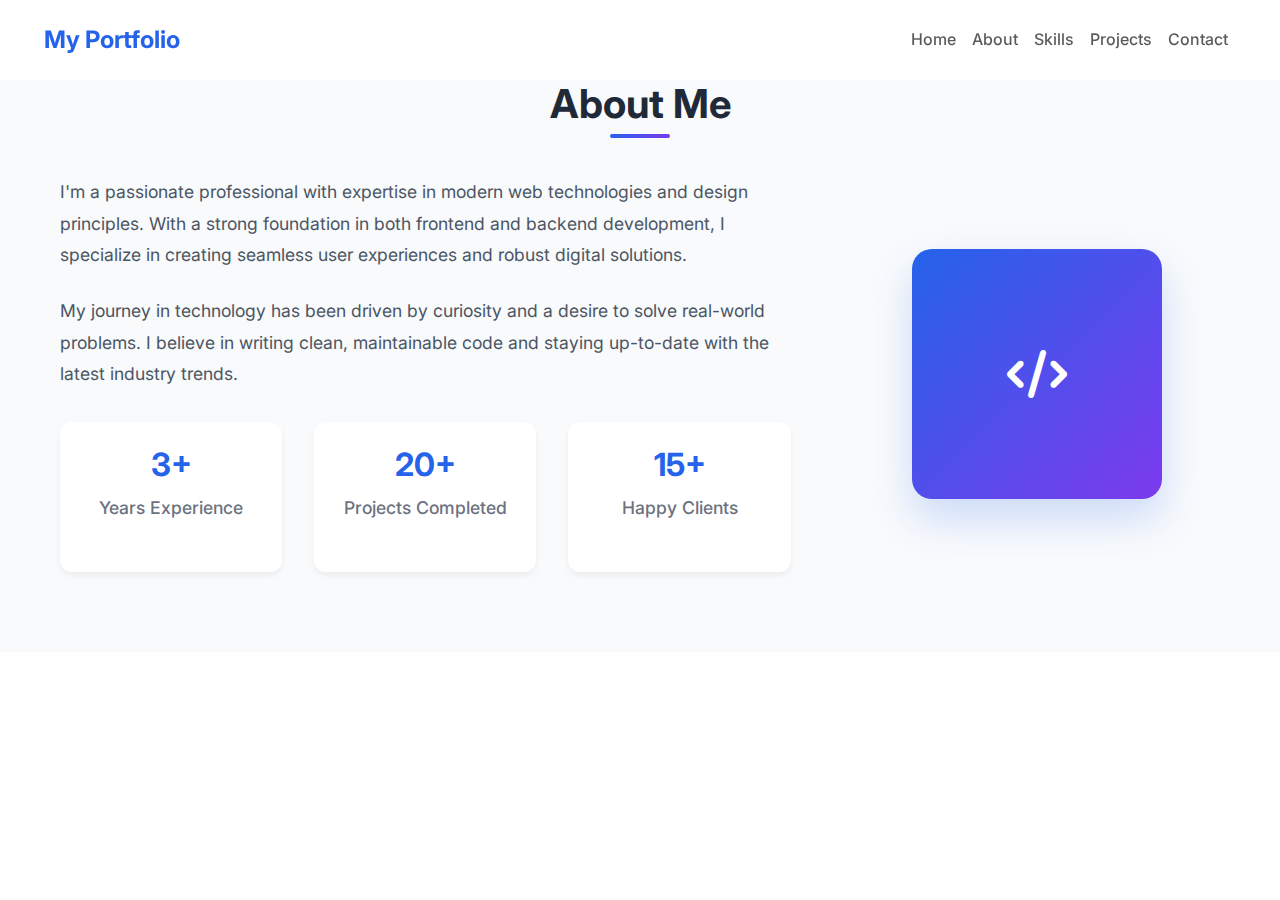
<file: about.html>
<!DOCTYPE html>
<html lang="en">
<head>
    <meta charset="UTF-8"/>
    <meta name="viewport" content="width=device-width, initial-scale=1.0"/>
    <title>About</title>

    <!-- Bootstrap CSS -->
    <link 
        href="https://cdn.jsdelivr.net/npm/bootstrap@5.3.3/dist/css/bootstrap.min.css" 
        rel="stylesheet" 
        integrity="sha384-QWTKZyjpPEjISv5WaRU9OFeRpok6YctnYmDr5pNlyT2bRjXh0JMhjY6hW+ALEwIH" 
        crossorigin="anonymous">
    <link rel="stylesheet" href="styles.css">

    <!-- Google Fonts & Icons -->
    <link href="https://fonts.googleapis.com/css2?family=Inter:wght@300;400;500;600;700&display=swap" rel="stylesheet">
    <link rel="stylesheet" href="https://cdnjs.cloudflare.com/ajax/libs/font-awesome/6.0.0/css/all.min.css">

    <style>
        /* About Section */
        .about {
            padding: 80px 0;
            background: #f8fafc;
        }

        .about-content {
            display: grid;
            grid-template-columns: 2fr 1fr;
            gap: 4rem;
            align-items: center;
        }

        .about-text p {
            font-size: 1.1rem;
            margin-bottom: 1.5rem;
            color: #4b5563;
            line-height: 1.8;
        }

        .about-stats {
            display: grid;
            grid-template-columns: repeat(3, 1fr);
            gap: 2rem;
            margin-top: 2rem;
        }

        .stat {
            text-align: center;
            padding: 1.5rem;
            background: white;
            border-radius: 12px;
            box-shadow: 0 4px 6px rgba(0, 0, 0, 0.05);
            transition: transform 0.3s ease;
        }

        .stat:hover {
            transform: translateY(-5px);
        }

        .stat h3 {
            font-size: 2rem;
            font-weight: 700;
            color: #2563eb;
            margin-bottom: 0.5rem;
        }

        .stat p {
            color: #6b7280;
            font-weight: 500;
        }

        .about-image {
            display: flex;
            justify-content: center;
            align-items: center;
        }

        .about-placeholder {
            width: 250px;
            height: 250px;
            background: linear-gradient(135deg, #2563eb, #7c3aed);
            border-radius: 20px;
            display: flex;
            align-items: center;
            justify-content: center;
            font-size: 3rem;
            color: white;
            box-shadow: 0 20px 40px rgba(37, 99, 235, 0.2);
        }
    </style>

</head>
<body>
    <!-- Full-width Bootstrap Navbar -->
    <nav class="navbar navbar-expand-lg">
    <div class="container-fluid">
        <a class="navbar-brand" href="index1.html">My Portfolio</a>

        <!-- Hamburger Menu -->
        <button class="navbar-toggler" type="button" data-bs-toggle="collapse" data-bs-target="#navbarNav">
        <span class="navbar-toggler-icon"></span>
        </button>

        <!-- Menu Items -->
        <div class="collapse navbar-collapse" id="navbarNav">
        <ul class="navbar-nav ms-auto">
            <li class="nav-item"><a href="index1.html" class="nav-link">Home</a></li>
            <li class="nav-item"><a href="#about" class="nav-link">About</a></li>
            <li class="nav-item"><a href="#skills" class="nav-link">Skills</a></li>
            <li class="nav-item"><a href="#projects" class="nav-link">Projects</a></li>
            <li class="nav-item"><a href="#contact" class="nav-link">Contact</a></li>
        </ul>
        </div>
    </div>
    </nav>

    <!-- About Section -->
    <section id="about" class="about">
        <div class="container">
            <h2 class="section-title">About Me</h2>
            <div class="about-content">
                <div class="about-text">
                    <p>
                        I'm a passionate professional with expertise in modern web technologies and design principles. 
                        With a strong foundation in both frontend and backend development, I specialize in creating 
                        seamless user experiences and robust digital solutions.
                    </p>
                    <p>
                        My journey in technology has been driven by curiosity and a desire to solve real-world problems. 
                        I believe in writing clean, maintainable code and staying up-to-date with the latest industry trends.
                    </p>
                    <div class="about-stats">
                        <div class="stat">
                            <h3>3+</h3>
                            <p>Years Experience</p>
                        </div>
                        <div class="stat">
                            <h3>20+</h3>
                            <p>Projects Completed</p>
                        </div>
                        <div class="stat">
                            <h3>15+</h3>
                            <p>Happy Clients</p>
                        </div>
                    </div>
                </div>
                <div class="about-image">
                    <div class="about-placeholder">
                        <i class="fas fa-code"></i>
                    </div>
                </div>
            </div>
        </div>
    </section>

</body>
</html>
</file>
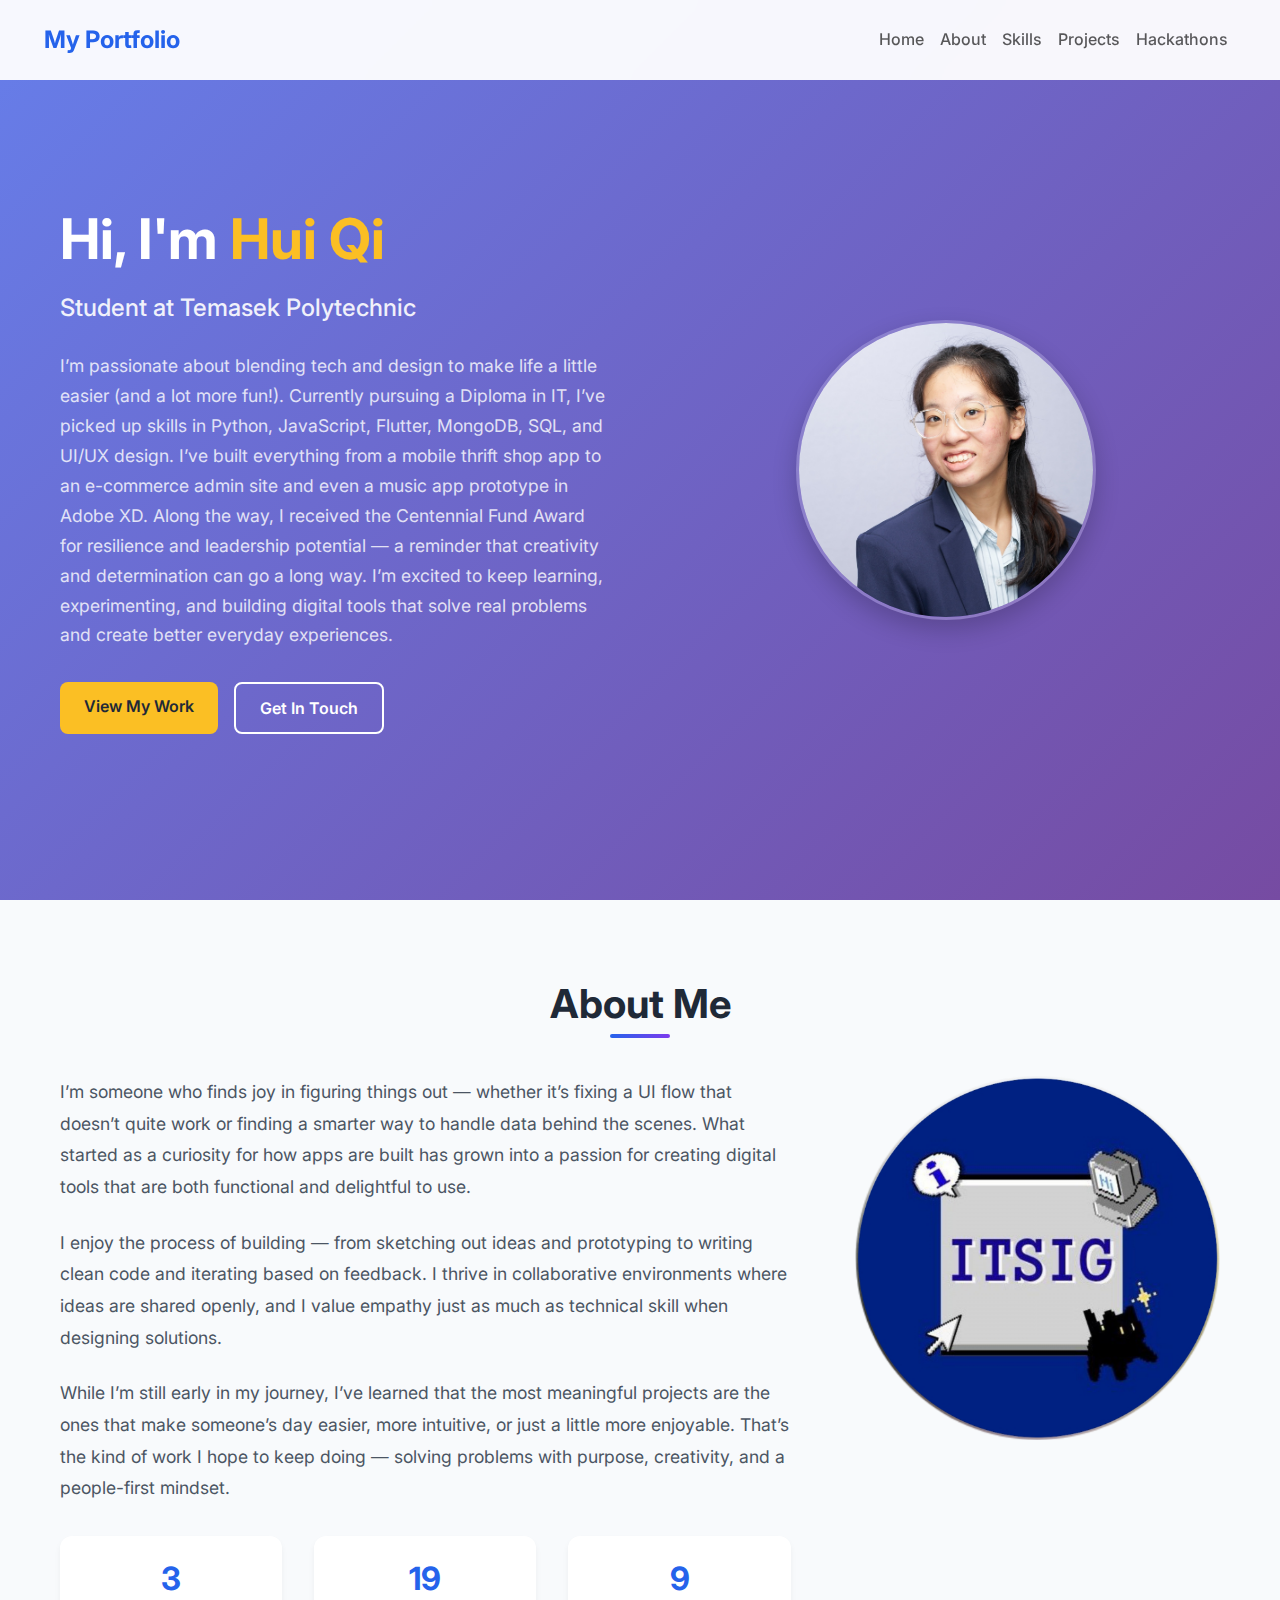
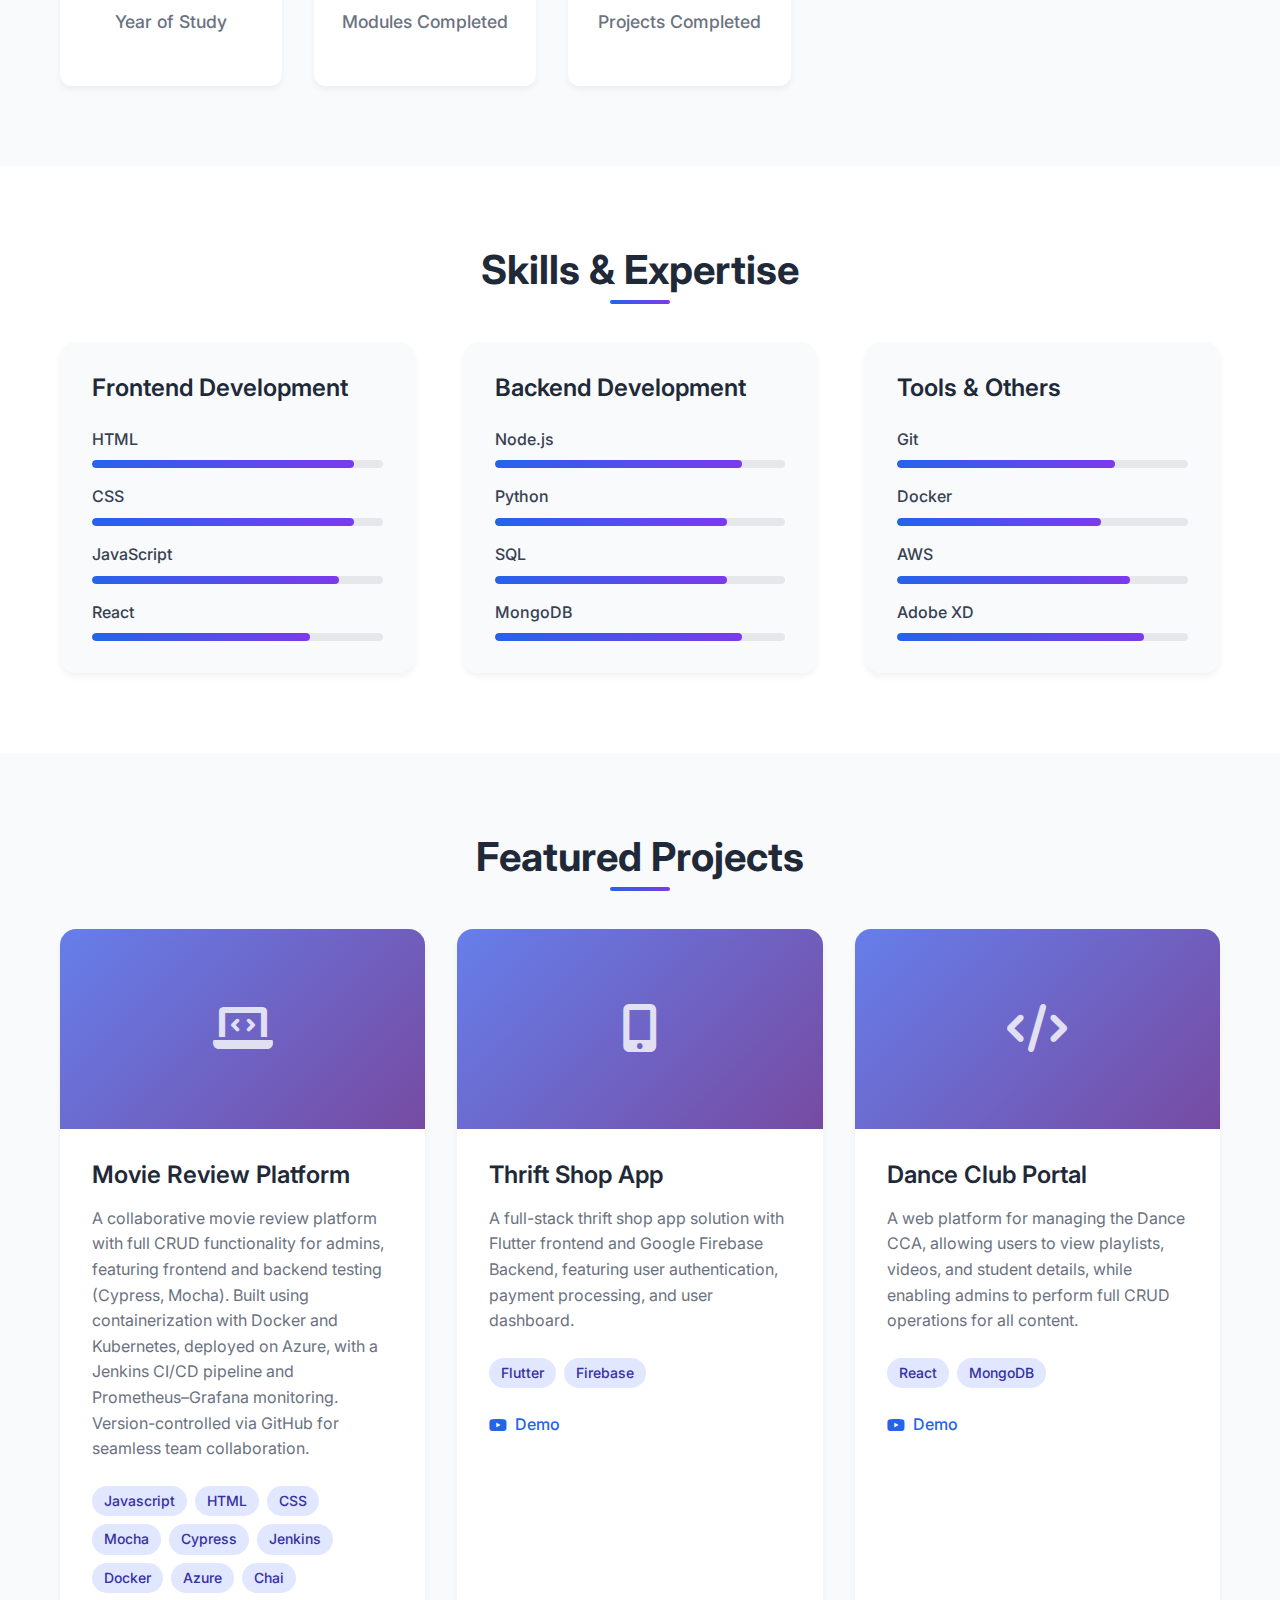
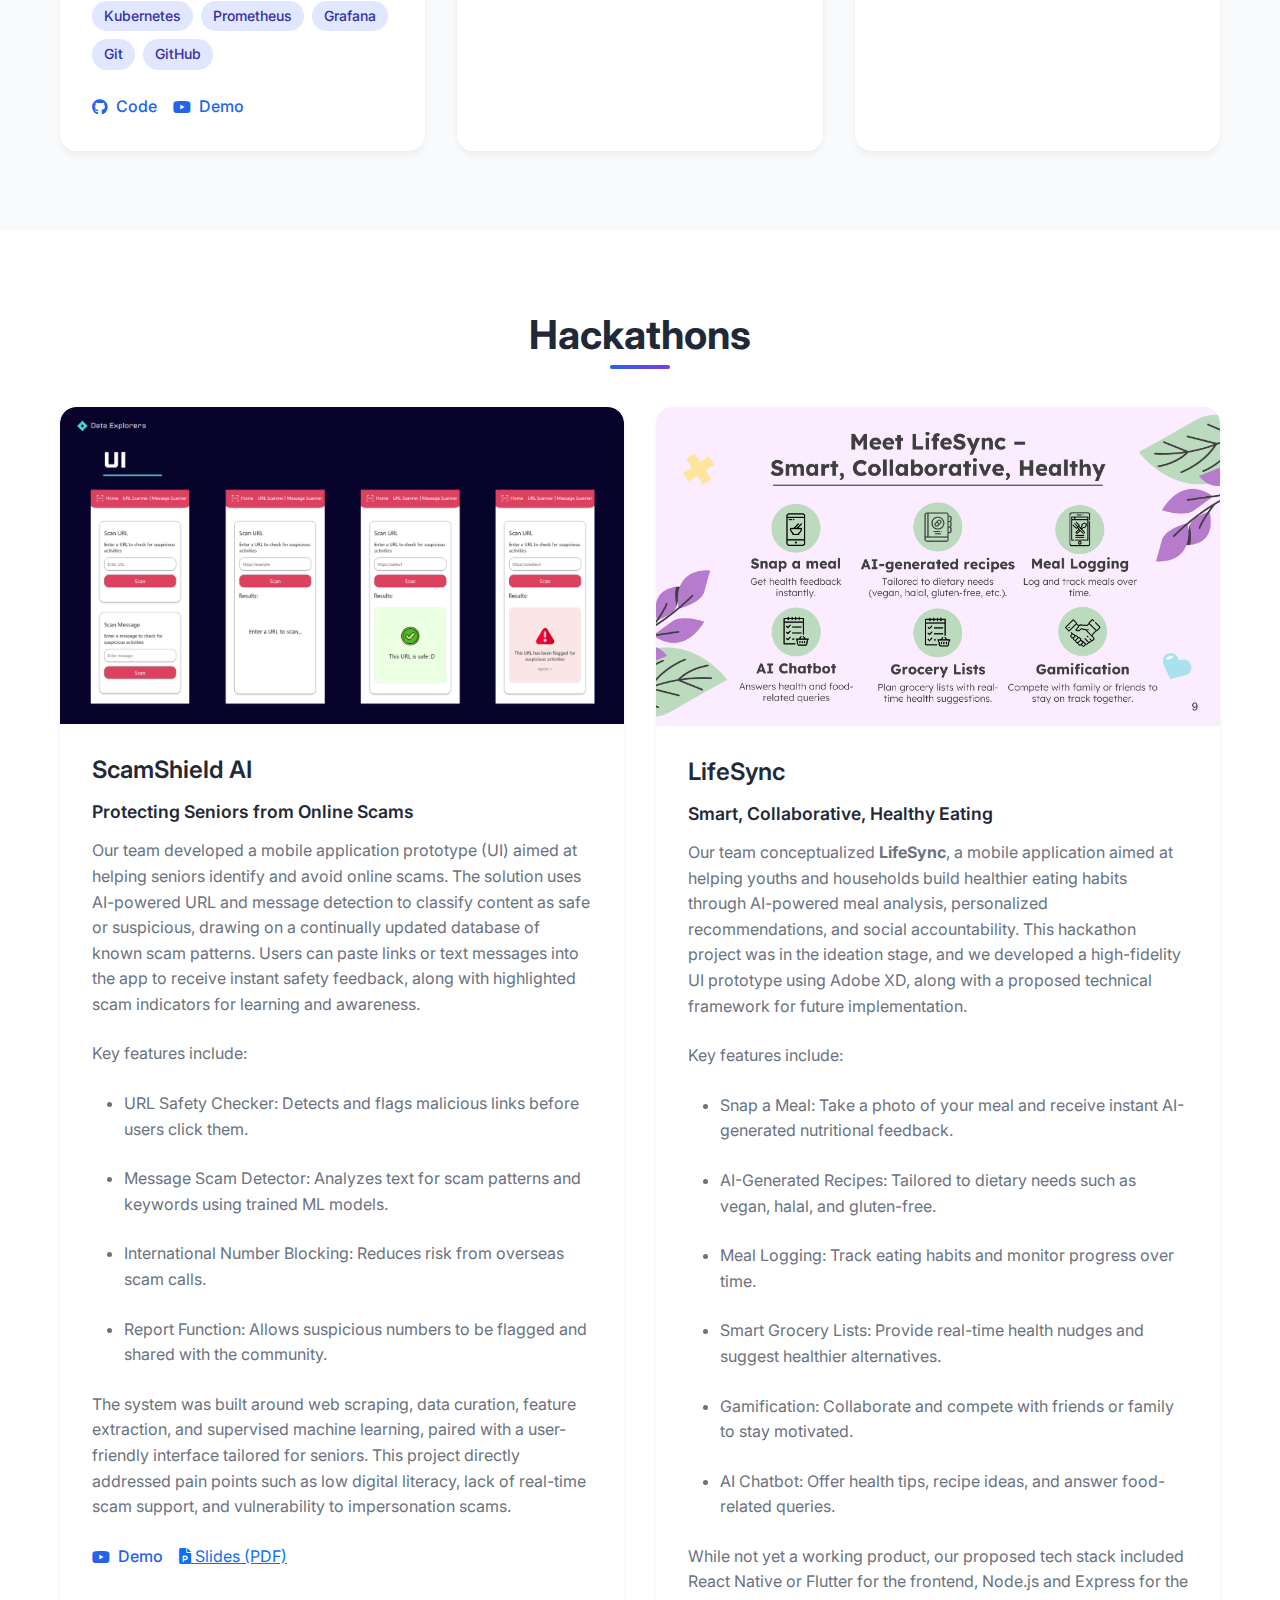
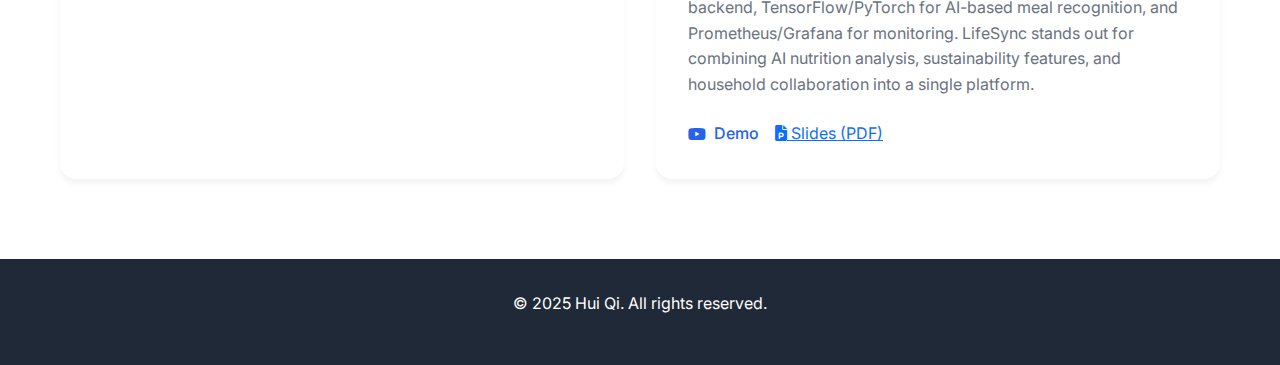
<file: index1.html>
<!DOCTYPE html>
<html lang="en">
<head>
    <meta charset="UTF-8" />
    <meta name="viewport" content="width=device-width, initial-scale=1.0"/>
    <title>My Portfolio</title>

    <!-- Bootstrap CSS -->
    <link 
        href="https://cdn.jsdelivr.net/npm/bootstrap@5.3.3/dist/css/bootstrap.min.css" 
        rel="stylesheet" 
        integrity="sha384-QWTKZyjpPEjISv5WaRU9OFeRpok6YctnYmDr5pNlyT2bRjXh0JMhjY6hW+ALEwIH" 
        crossorigin="anonymous">
    <link rel="stylesheet" href="styles1.css">

    <!-- Google Fonts & Icons -->
    <link href="https://fonts.googleapis.com/css2?family=Inter:wght@300;400;500;600;700&display=swap" rel="stylesheet">
    <link rel="stylesheet" href="https://cdnjs.cloudflare.com/ajax/libs/font-awesome/6.0.0/css/all.min.css">
</head>
<body>

    <!-- Full-width Bootstrap Navbar -->
    <nav class="navbar navbar-expand-lg">
    <div class="container-fluid">
        <a class="navbar-brand" href="#home">My Portfolio</a>

        <!-- Hamburger Menu -->
        <button class="navbar-toggler" type="button" data-bs-toggle="collapse" data-bs-target="#navbarNav">
        <span class="navbar-toggler-icon"></span>
        </button>

        <!-- Menu Items -->
        <div class="collapse navbar-collapse" id="navbarNav">
        <ul class="navbar-nav ms-auto">
            <li class="nav-item"><a href="#home" class="nav-link">Home</a></li>
            <li class="nav-item"><a href="#about" class="nav-link">About</a></li>
            <li class="nav-item"><a href="#skills" class="nav-link">Skills</a></li>
            <li class="nav-item"><a href="#projects" class="nav-link">Projects</a></li>
            <li class="nav-item"><a href="#hackathon" class="nav-link">Hackathons</a></li>
        </ul>
        </div>
    </div>
    </nav>

    <!-- Hero Section -->
    <section id="home" class="hero">
        <div class="hero-container">
            <div class="hero-content">
                <h1 class="hero-title">Hi, I'm <span class="highlight">Hui Qi</span></h1>
                <p class="hero-subtitle">Student at Temasek Polytechnic</p>

                <p class="hero-description">
                    I’m passionate about blending tech and design to make life a little easier (and a lot more fun!). Currently pursuing a Diploma in IT, I’ve picked up skills in Python, JavaScript, Flutter, MongoDB, SQL, and UI/UX design.
                    I’ve built everything from a mobile thrift shop app to an e-commerce admin site and even a music app prototype in Adobe XD. Along the way, I received the Centennial Fund Award for resilience and leadership potential — a reminder that creativity and determination can go a long way.
                    I’m excited to keep learning, experimenting, and building digital tools that solve real problems and create better everyday experiences.
                </p>
                <div class="hero-buttons">
                    <a href="#projects" class="btn btn-primary">View My Work</a>
                    <a href="#contact" class="btn btn-secondary">Get In Touch</a>
                </div>
            </div>
            <div class="hero-image">
                <img src="images/LinkedIn Professional Photo.jpg" alt="Profile Photo" class="profile-photo">
            </div>
        </div>
    </section>

    <!-- About Section -->
    <section id="about" class="about">
        <div class="container">
            <h2 class="section-title">About Me</h2>
            <div class="about-content">
                <div class="text-block">
                    <div class="about-text">
                        <p>
                            I’m someone who finds joy in figuring things out — whether it’s fixing a UI flow that doesn’t quite work or finding a smarter way to handle data behind the scenes. 
                            What started as a curiosity for how apps are built has grown into a passion for creating digital tools that are both functional and delightful to use.
                        </p>
                        <p>
                            I enjoy the process of building — from sketching out ideas and prototyping to writing clean code and iterating based on feedback. 
                            I thrive in collaborative environments where ideas are shared openly, and I value empathy just as much as technical skill when designing solutions.
                        </p>
                        <p>
                            While I’m still early in my journey, I’ve learned that the most meaningful projects are the ones that make someone’s day easier, more intuitive, or just a little more enjoyable. 
                            That’s the kind of work I hope to keep doing — solving problems with purpose, creativity, and a people-first mindset.
                        </p>
                        <div class="about-stats">
                            <div class="stat">
                                <h3>3</h3>
                                <p>Year of Study</p>
                            </div>
                            <div class="stat">
                                <h3>19</h3>
                                <p>Modules Completed</p>
                            </div>
                            <div class="stat">
                                <h3>9</h3>
                                <p>Projects Completed</p>
                            </div>
                        </div>
                    </div>
                </div>
                
                <div class="about-image">
                    <img src="images/ITSIG.png" alt="ITSIG" class="ITSIG">
                </div>
            </div>
        </div>
    </section>

    <!-- Skills Section -->
    <section id="skills" class="skills">
        <div class="container">
            <h2 class="section-title">Skills & Expertise</h2>
            <div class="skills-grid">
                <div class="skill-category">
                    <h3>Frontend Development</h3>
                    <div class="skill-items">
                        <div class="skill-item">
                            <span class="skill-name">HTML</span>
                            <div class="skill-bar">
                                <div class="skill-progress" style="width: 90%"></div>
                            </div>
                        </div>
                        <div class="skill-item">
                            <span class="skill-name">CSS</span>
                            <div class="skill-bar">
                                <div class="skill-progress" style="width: 90%"></div>
                            </div>
                        </div>
                        <div class="skill-item">
                            <span class="skill-name">JavaScript</span>
                            <div class="skill-bar">
                                <div class="skill-progress" style="width: 85%"></div>
                            </div>
                        </div>
                        <div class="skill-item">
                            <span class="skill-name">React</span>
                            <div class="skill-bar">
                                <div class="skill-progress" style="width: 75%"></div>
                            </div>
                        </div>
                    </div>
                </div>
                <div class="skill-category">
                    <h3>Backend Development</h3>
                    <div class="skill-items">
                        <div class="skill-item">
                            <span class="skill-name">Node.js</span>
                            <div class="skill-bar">
                                <div class="skill-progress" style="width: 85%"></div>
                            </div>
                        </div>
                        <div class="skill-item">
                            <span class="skill-name">Python</span>
                            <div class="skill-bar">
                                <div class="skill-progress" style="width: 80%"></div>
                            </div>
                        </div>
                        <div class="skill-item">
                            <span class="skill-name">SQL</span>
                            <div class="skill-bar">
                                <div class="skill-progress" style="width: 80%"></div>
                            </div>
                        </div>
                        <div class="skill-item">
                            <span class="skill-name">MongoDB</span>
                            <div class="skill-bar">
                                <div class="skill-progress" style="width: 85%"></div>
                            </div>
                        </div>
                    </div>
                </div>
                <div class="skill-category">
                    <h3>Tools & Others</h3>
                    <div class="skill-items">
                        <div class="skill-item">
                            <span class="skill-name">Git</span>
                            <div class="skill-bar">
                                <div class="skill-progress" style="width: 75%"></div>
                            </div>
                        </div>
                        <div class="skill-item">
                            <span class="skill-name">Docker</span>
                            <div class="skill-bar">
                                <div class="skill-progress" style="width: 70%"></div>
                            </div>
                        </div>
                        <div class="skill-item">
                            <span class="skill-name">AWS</span>
                            <div class="skill-bar">
                                <div class="skill-progress" style="width: 80%"></div>
                            </div>
                        </div>
                        <div class="skill-item">
                            <span class="skill-name">Adobe XD</span>
                            <div class="skill-bar">
                                <div class="skill-progress" style="width: 85%"></div>
                            </div>
                        </div>
                    </div>
                </div>
            </div>
        </div>
    </section>

    <!-- Projects Section -->
    <section id="projects" class="projects">
        <div class="container">
            <h2 class="section-title">Featured Projects</h2>
            <div class="projects-grid">
                <div class="project-card">
                    <div class="project-image">
                        <div class="project-placeholder">
                            <i class="fas fa-laptop-code"></i>
                        </div>
                    </div>
                    <div class="project-content">
                        <h3>Movie Review Platform</h3>
                        <p>A collaborative movie review platform with full CRUD functionality for admins, featuring frontend and backend testing (Cypress, Mocha). Built using containerization with Docker and Kubernetes, deployed on Azure, with a Jenkins CI/CD pipeline and Prometheus–Grafana monitoring. Version-controlled via GitHub for seamless team collaboration.</p>
                        <div class="project-tech">
                            <span class="tech-tag">Javascript</span>
                            <span class="tech-tag">HTML</span>
                            <span class="tech-tag">CSS</span>
                            <span class="tech-tag">Mocha</span>
                            <span class="tech-tag">Cypress</span>
                            <span class="tech-tag">Jenkins</span>
                            <span class="tech-tag">Docker</span>
                            <span class="tech-tag">Azure</span>
                            <span class="tech-tag">Chai</span>
                            <span class="tech-tag">Kubernetes</span>
                            <span class="tech-tag">Prometheus</span>
                            <span class="tech-tag">Grafana</span>
                            <span class="tech-tag">Git</span>
                            <span class="tech-tag">GitHub</span>
                        </div>
                        <div class="project-links">
                            <div class="project-links">
                                <a href="https://github.com/siahq2006/DevOps-G2-HuiQi" 
                                class="project-link" 
                                target="_blank" 
                                rel="noopener noreferrer">
                                <i class="fab fa-github"></i> Code
                                </a>
                            </div>
                            <div class="project-links">
                                <a href="https://www.youtube.com/watch?v=9C1pFCQIQMM" 
                                class="project-link" 
                                target="_blank" 
                                rel="noopener noreferrer">
                                <i class="fab fa-youtube"></i> Demo
                                </a>
                            </div>
                        </div>
                    </div>
                </div>
                <div class="project-card">
                    <div class="project-image">
                        <div class="project-placeholder">
                            <i class="fas fa-mobile-alt"></i>
                        </div>
                    </div>
                    <div class="project-content">
                        <h3>Thrift Shop App</h3>
                        <p>A full-stack thrift shop app solution with Flutter frontend and Google Firebase Backend, featuring user authentication, payment processing, and user dashboard.</p>
                        <div class="project-tech">
                            <span class="tech-tag">Flutter</span>
                            <span class="tech-tag">Firebase</span>
                        </div>
                        <div class="project-links">
                            <a href="https://www.youtube.com/watch?v=7k_z_RAA6R0" 
                            class="project-link" 
                            target="_blank" 
                            rel="noopener noreferrer">
                            <i class="fab fa-youtube"></i> Demo
                            </a>
                        </div>
                    </div>
                </div>
                <div class="project-card">
                    <div class="project-image">
                        <div class="project-placeholder">
                            <i class="fas fa-code"></i>
                        </div>
                    </div>
                    <div class="project-content">
                        <h3>Dance Club Portal</h3>
                        <p>A web platform for managing the Dance CCA, allowing users to view playlists, videos, and student details, while enabling admins to perform full CRUD operations for all content.</p>
                        <div class="project-tech">
                            <span class="tech-tag">React</span>
                            <span class="tech-tag">MongoDB</span>
                        </div>
                        <div class="project-links">
                            <div class="project-links">
                                <a href="https://youtu.be/ftY1jjDn1hc" 
                                class="project-link" 
                                target="_blank" 
                                rel="noopener noreferrer">
                                <i class="fab fa-youtube"></i> Demo
                                </a>
                        </div>
                        </div>
                    </div>
                </div>
            </div>
        </div>
    </section>
    
    <!-- Hackathons Section -->
     <section id="hackathon" class="hackathon">
        <div class="container">
            <h2 class="section-title">Hackathons</h2>
            <div class="hackathon-grid">
                <div class="hackathon-card">
                    <div class="hackathon-image">
                        <img src="images/Data Explorers.png" alt="Data Explorers" class="Data Explorers">
                    </div>
                    <div class="hackathon-content">
                        <h3>ScamShield AI</h3>
                        <h4>Protecting Seniors from Online Scams</h4>
                        <p>Our team developed a mobile application prototype (UI) aimed at helping seniors identify and avoid online scams. The solution uses AI-powered URL and message detection to classify content as safe or suspicious, drawing on a continually updated database of known scam patterns. Users can paste links or text messages into the app to receive instant safety feedback, along with highlighted scam indicators for learning and awareness.</p>
                        <p>Key features include:</p>
                        <ul>
                            <li>URL Safety Checker: Detects and flags malicious links before users click them.</li>
                            <li>Message Scam Detector: Analyzes text for scam patterns and keywords using trained ML models.</li>
                            <li>International Number Blocking: Reduces risk from overseas scam calls.</li>
                            <li>Report Function: Allows suspicious numbers to be flagged and shared with the community.</li>
                        </ul>
                        <p>The system was built around web scraping, data curation, feature extraction, and supervised machine learning, paired with a user-friendly interface tailored for seniors. This project directly addressed pain points such as low digital literacy, lack of real-time scam support, and vulnerability to impersonation scams.</p>
                        <div class="hackathon-links">
                            <div class="hackathon-links">
                                <a href="https://youtu.be/roETeLLx1L8" 
                                class="project-link" 
                                target="_blank" 
                                rel="noopener noreferrer">
                                <i class="fab fa-youtube"></i> Demo
                                </a>
                            </div>
                            <div class="hackathon-links">
                                <a href="slides/Data-Explorers-Slides.pdf" target="_blank" rel="noopener">
                                    <i class="fa-solid fa-file-powerpoint"></i> Slides (PDF)
                                </a>
                            </div>
                        </div>
                    </div>
                </div>
                <div class="hackathon-card">
                    <div class="hackathon-image">
                        <img src="images/LifeSync.jpg" alt="LifeSync" class="LifeSync">
                    </div>
                    <div class="hackathon-content">
                        <h3>LifeSync</h3>
                        <h4>Smart, Collaborative, Healthy Eating</h4>
                        <p>Our team conceptualized <strong>LifeSync</strong>, a mobile application aimed at helping youths and households build healthier eating habits through AI-powered meal analysis, personalized recommendations, and social accountability. This hackathon project was in the ideation stage, and we developed a high-fidelity UI prototype using Adobe XD, along with a proposed technical framework for future implementation.</p>
                        <p>Key features include:</p>
                        <ul>
                            <li>Snap a Meal: Take a photo of your meal and receive instant AI-generated nutritional feedback.</li>
                            <li>AI-Generated Recipes: Tailored to dietary needs such as vegan, halal, and gluten-free.</li>
                            <li>Meal Logging: Track eating habits and monitor progress over time.</li>
                            <li>Smart Grocery Lists: Provide real-time health nudges and suggest healthier alternatives.</li>
                            <li>Gamification: Collaborate and compete with friends or family to stay motivated.</li>
                            <li>AI Chatbot: Offer health tips, recipe ideas, and answer food-related queries.</li>
                        </ul>
                        <p>While not yet a working product, our proposed tech stack included React Native or Flutter for the frontend, Node.js and Express for the backend, TensorFlow/PyTorch for AI-based meal recognition, and Prometheus/Grafana for monitoring. LifeSync stands out for combining AI nutrition analysis, sustainability features, and household collaboration into a single platform.</p>

                        <div class="hackathon-links">
                            <div class="hackathon-links">
                                <a href="https://youtu.be/qTN77AmrNPs" 
                                class="project-link" 
                                target="_blank" 
                                rel="noopener noreferrer">
                                <i class="fab fa-youtube"></i> Demo
                                </a>
                            </div>
                            <div class="hackathon-links">
                                <a href="slides/LifeSync-Slides.pdf" target="_blank" rel="noopener">
                                    <i class="fa-solid fa-file-powerpoint"></i> Slides (PDF)
                                </a>
                            </div>
                        </div>
                    </div>
                </div>
            </div>
        </div>
     </section>

    <!-- Footer -->
    <footer class="footer">
        <div class="container">
            <p>&copy; 2025 Hui Qi. All rights reserved.</p>
        </div>
    </footer>

<!-- Bootstrap JS -->
<script src="https://cdn.jsdelivr.net/npm/bootstrap@5.3.3/dist/js/bootstrap.bundle.min.js"></script>
</body>
</html>
</file>
<file: styles.css>
/* Reset and Base Styles */
* {
    margin: 0;
    padding: 0;
    box-sizing: border-box;
}

html {
    scroll-behavior: smooth;
}

body {
    font-family: 'Inter', sans-serif;
    line-height: 1.6;
    color: #333;
    background-color: #ffffff;
}

.container {
    max-width: 1200px;
    margin: 0 auto;
    padding: 0 20px;
}

.navbar {
    position: fixed;
    top: 0;
    left: 0;
    width: 100%;
    background: rgba(255, 255, 255, 0.95);
    backdrop-filter: blur(10px);
    z-index: 1000;
    padding: 1rem 2rem;
    transition: all 0.3s ease;
}

.navbar-brand {
    font-size: 1.5rem;
    font-weight: 700;
    color: #2563eb;
}
        
.navbar-brand:hover {
    color: #1d4ed8;
}

.nav-link {
    font-weight: 500;
    position: relative;
}

.nav-link:hover {
    color: #2563eb;
}

.nav-link::after {
    content: '';
    position: absolute;
    width: 0;
    height: 2px;
    bottom: -5px;
    left: 0;
    background-color: #2563eb;
    transition: width 0.3s ease;
}

.nav-link:hover::after {
    width: 100%;
}

.hamburger {
    display: none;
    flex-direction: column;
    cursor: pointer;
}

.bar {
    width: 25px;
    height: 3px;
    background-color: #333;
    margin: 3px 0;
    transition: 0.3s;
}

/* Hero Section */
.hero {
    padding: 120px 0 80px;
    background: linear-gradient(135deg, #667eea 0%, #764ba2 100%);
    color: white;
    min-height: 100vh;
    display: flex;
    align-items: center;
}

.hero-container {
    max-width: 1200px;
    margin: 0 auto;
    padding: 0 20px;
    display: grid;
    grid-template-columns: 1fr 1fr;
    gap: 4rem;
    align-items: center;
}

.hero-title {
    font-size: 3.5rem;
    font-weight: 700;
    margin-bottom: 1rem;
    line-height: 1.2;
}

.highlight {
    color: #fbbf24;
}

.hero-subtitle {
    font-size: 1.5rem;
    font-weight: 500;
    margin-bottom: 1.5rem;
    opacity: 0.9;
}

.hero-description {
    font-size: 1.1rem;
    margin-bottom: 2rem;
    opacity: 0.8;
    line-height: 1.7;
}

.hero-buttons {
    display: flex;
    gap: 1rem;
    flex-wrap: wrap;
}

.btn {
    padding: 12px 24px;
    border-radius: 8px;
    text-decoration: none;
    font-weight: 600;
    transition: all 0.3s ease;
    display: inline-block;
    border: none;
    cursor: pointer;
    font-size: 1rem;
}

.btn-primary {
    background: #fbbf24;
    color: #1f2937;
}

.btn-primary:hover {
    background: #f59e0b;
    transform: translateY(-2px);
    box-shadow: 0 10px 25px rgba(251, 191, 36, 0.3);
}

.btn-secondary {
    background: transparent;
    color: white;
    border: 2px solid white;
}

.btn-secondary:hover {
    background: white;
    color: #1f2937;
    transform: translateY(-2px);
}

.hero-image {
    display: flex;
    justify-content: center;
    align-items: center;
}

.profile-photo {
    width: 300px;
    height: 300px;
    object-fit: cover; /* Ensures the image fills the circle without distortion */
    border-radius: 50%; /* Makes it a circle */
    border: 3px solid rgba(255, 255, 255, 0.2);
    box-shadow: 0 10px 25px rgba(0, 0, 0, 0.2);
}

/* Section Styles */
.section-title {
    font-size: 2.5rem;
    font-weight: 700;
    text-align: center;
    margin-bottom: 3rem;
    color: #1f2937;
    position: relative;
}

.section-title::after {
    content: '';
    position: absolute;
    bottom: -10px;
    left: 50%;
    transform: translateX(-50%);
    width: 60px;
    height: 4px;
    background: linear-gradient(90deg, #2563eb, #7c3aed);
    border-radius: 2px;
}

/* About Section */
.about {
    padding: 80px 0;
    background: #f8fafc;
}

.about-content {
    display: grid;
    grid-template-columns: 2fr 1fr;
    gap: 4rem;
}

.text-block {
    position: relative;
}

.about-text p {
    font-size: 1.1rem;
    margin-bottom: 1.5rem;
    color: #4b5563;
    line-height: 1.8;
}

.about-stats {
    display: grid;
    grid-template-columns: repeat(3, 1fr);
    gap: 2rem;
    margin-top: 2rem;
}

.stat {
    text-align: center;
    padding: 1.5rem;
    background: white;
    border-radius: 12px;
    box-shadow: 0 4px 6px rgba(0, 0, 0, 0.05);
    transition: transform 0.3s ease;
}

.stat:hover {
    transform: translateY(-5px);
}

.stat h3 {
    font-size: 2rem;
    font-weight: 700;
    color: #2563eb;
    margin-bottom: 0.5rem;
}

.stat p {
    color: #6b7280;
    font-weight: 500;
}

.ITSIG {
    max-width: 250px; /* width limit */
    height: auto;     /* maintain aspect ratio */
    border-radius: 20px; /* optional, match placeholder shape */
}


.about-image img {
    max-width: 100%;
    height: auto;
    object-fit: contain; /* keeps proportions without cropping */
}



/* Skills Section */
.skills {
    padding: 80px 0;
    background: white;
}

.skills-grid {
    display: grid;
    grid-template-columns: repeat(auto-fit, minmax(350px, 1fr));
    gap: 3rem;
}

.skill-category {
    background: #f8fafc;
    padding: 2rem;
    border-radius: 16px;
    box-shadow: 0 4px 6px rgba(0, 0, 0, 0.05);
    transition: transform 0.3s ease;
}

.skill-category:hover {
    transform: translateY(-5px);
}

.skill-category h3 {
    font-size: 1.5rem;
    font-weight: 600;
    margin-bottom: 1.5rem;
    color: #1f2937;
}

.skill-items {
    display: flex;
    flex-direction: column;
    gap: 1rem;
}

.skill-item {
    display: flex;
    flex-direction: column;
    gap: 0.5rem;
}

.skill-name {
    font-weight: 500;
    color: #374151;
}

.skill-bar {
    height: 8px;
    background: #e5e7eb;
    border-radius: 4px;
    overflow: hidden;
}

.skill-progress {
    height: 100%;
    background: linear-gradient(90deg, #2563eb, #7c3aed);
    border-radius: 4px;
    transition: width 1s ease;
}

/* Projects Section */
.projects {
    padding: 80px 0;
    background: #f8fafc;
}

.projects-grid {
    display: grid;
    grid-template-columns: repeat(auto-fit, minmax(350px, 1fr));
    gap: 2rem;
}

.project-card {
    background: white;
    border-radius: 16px;
    overflow: hidden;
    box-shadow: 0 4px 6px rgba(0, 0, 0, 0.05);
    transition: all 0.3s ease;
}

.project-card:hover {
    transform: translateY(-10px);
    box-shadow: 0 20px 40px rgba(0, 0, 0, 0.1);
}

.project-image {
    height: 200px;
    background: linear-gradient(135deg, #667eea, #764ba2);
    display: flex;
    align-items: center;
    justify-content: center;
}

.project-placeholder {
    font-size: 3rem;
    color: white;
    opacity: 0.8;
}

.project-content {
    padding: 2rem;
}

.project-content h3 {
    font-size: 1.5rem;
    font-weight: 600;
    margin-bottom: 1rem;
    color: #1f2937;
}

.project-content p {
    color: #6b7280;
    margin-bottom: 1.5rem;
    line-height: 1.6;
}

.project-tech {
    display: flex;
    flex-wrap: wrap;
    gap: 0.5rem;
    margin-bottom: 1.5rem;
}

.tech-tag {
    background: #e0e7ff;
    color: #3730a3;
    padding: 0.25rem 0.75rem;
    border-radius: 20px;
    font-size: 0.875rem;
    font-weight: 500;
}

.project-links {
    display: flex;
    gap: 1rem;
}

.project-link {
    color: #2563eb;
    text-decoration: none;
    font-weight: 500;
    display: flex;
    align-items: center;
    gap: 0.5rem;
    transition: color 0.3s ease;
}

.project-link:hover {
    color: #1d4ed8;
}

/* Hackathons Section */
.hackathon {
    padding: 80px 0;
    background: white;
}

.hackathon-grid {
    display: grid;
    grid-template-columns: repeat(auto-fit, minmax(350px, 1fr));
    gap: 2rem;
}

.hackathon-card {
    background: white;
    border-radius: 16px;
    overflow: hidden;
    box-shadow: 0 4px 6px rgba(0, 0, 0, 0.05);
    transition: all 0.3s ease;
}

.hackathon-card:hover {
    transform: translateY(-10px);
    box-shadow: 0 20px 40px rgba(0, 0, 0, 0.1);
}

.hackathon-image {
    width: 100%;
    overflow: hidden; /* Ensures corners stay rounded inside card */
}

.hackathon-image img {
    width: 100%;
    height: auto; /* Keep aspect ratio */
    display: block;
    object-fit: cover; /* Crops slightly if needed to fill width */
    border-top-left-radius: 16px;
    border-top-right-radius: 16px;
}


.hackathon-content {
    padding: 2rem;
}

.hackathon-content h3 {
    font-size: 1.5rem;
    font-weight: 600;
    margin-bottom: 1rem;
    color: #1f2937;
}

.hackathon-content h4 {
    font-size: 1.1rem;
    font-weight: 600;
    margin-bottom: 1rem;
    color: #1f2937;
}

.hackathon-content p {
    color: #6b7280;
    margin-bottom: 1.5rem;
    line-height: 1.6;
}

.hackathon-content li {
    color: #6b7280;
    margin-bottom: 1.5rem;
    line-height: 1.6;
}

.hackathon-links {
    display: flex;
    gap: 1rem;
}

.hackathon-link {
    color: #2563eb;
    text-decoration: none;
    font-weight: 500;
    display: flex;
    align-items: center;
    gap: 0.5rem;
    transition: color 0.3s ease;
}

.hackathon-link:hover {
    color: #1d4ed8;
}

/* Internship Section */
.internship {
    padding: 80px 0;
    background: #f8fafc;
}

.internship-grid {
    display: grid;
    grid-template-columns: repeat(auto-fit, minmax(350px, 1fr));
    gap: 2rem;
}

.internship-card {
    background: white;
    border-radius: 16px;
    overflow: hidden;
    box-shadow: 0 4px 6px rgba(0, 0, 0, 0.05);
    transition: all 0.3s ease;
}

.internship-card:hover {
    transform: translateY(-10px);
    box-shadow: 0 20px 40px rgba(0, 0, 0, 0.1);
}

.internship-image {
    width: 100%;
    overflow: hidden; /* Ensures corners stay rounded inside card */
}

.internship-image img {
    width: 100%;
    height: auto; /* Keep aspect ratio */
    display: block;
    object-fit: cover; /* Crops slightly if needed to fill width */
    border-top-left-radius: 16px;
    border-top-right-radius: 16px;
}

.internship-content {
    padding: 2rem;
}

.internship-content h3 {
    font-size: 1.5rem;
    font-weight: 600;
    margin-bottom: 1rem;
    color: #1f2937;
}

.internship-content h4 {
    font-size: 1.1rem;
    font-weight: 600;
    margin-bottom: 1rem;
    color: #1f2937;
}

.internship-content p {
    color: #6b7280;
    margin-bottom: 1.5rem;
    line-height: 1.6;
}

.internship-content li {
    color: #6b7280;
    margin-bottom: 1.5rem;
    line-height: 1.6;
}

.internship-reflection-card {
  background: white;
  border-radius: 16px;
  overflow: hidden;
  box-shadow: 0 4px 6px rgba(0, 0, 0, 0.05);
  padding: 2rem;
  transition: all 0.3s ease;
}

.internship-reflection-card:hover {
  transform: translateY(-10px);
  box-shadow: 0 20px 40px rgba(0, 0, 0, 0.1);
}

.internship-reflection {
    margin-top: 3rem;
}


/* Two-column layout: text (left) + image (right) */
.internship-reflection-content {
  display: grid;
  grid-template-columns: minmax(0, 2fr) minmax(0, 1fr);
  gap: 2rem;
  align-items: start;          /* top-align column content by default */
}

/* Keep the image on the right and vertically center it vs the whole text block */
.internship-image {
  display: flex;
  justify-content: center;     /* center horizontally within the right column */
  align-self: center;          /* ⬅️ vertically center in the grid row */
}

/* Image sizing */
.Mandai-Wildlife-Group {
  max-width: 250px;
  width: 100%;
  height: auto;
  border-radius: 20px;
}

/* Certificates Section */
.certificates {
    padding: 80px 0;
    background: white; 
}

.certificates-grid {
    display: grid;
    grid-template-columns: repeat(2, 1fr); /* 2 per row */
    gap: 2rem;
}

.certificates-card {
    background: white;
    border-radius: 16px;
    overflow: hidden;
    box-shadow: 0 4px 6px rgba(0, 0, 0, 0.05);
    transition: all 0.3s ease;
}

.certificates-card:hover {
    transform: translateY(-10px);
    box-shadow: 0 20px 40px rgba(0, 0, 0, 0.1);
}

.certificates-image {
    width: 100%;
    overflow: hidden; /* Ensures corners stay rounded inside card */
}

.certificates-image img {
    width: 100%;
    height: auto; /* Keep aspect ratio */
    display: block;
    object-fit: cover; /* Crops slightly if needed to fill width */
    border-top-left-radius: 16px;
    border-top-right-radius: 16px;
}

/* Image sizing */
.Microsoft-Cert {
  height: auto;
  border-radius: 20px;
}

/* Image sizing */
.Google-Cert {
  height: auto;
  border-radius: 20px;
}

/* Volunteering Section */
.volunteering {
    padding: 80px 0;
    background: #f8fafc;
}

.volunteering-grid {
    display: grid;
    grid-template-columns: repeat(auto-fit, minmax(350px, 1fr));
    gap: 2rem;
}

.volunteering-card {
    background: white;
    border-radius: 16px;
    overflow: hidden;
    box-shadow: 0 4px 6px rgba(0, 0, 0, 0.05);
    transition: all 0.3s ease;
}

.volunteering-card:hover {
    transform: translateY(-10px);
    box-shadow: 0 20px 40px rgba(0, 0, 0, 0.1);
}

.volunteering-image {
    width: 100%;
    overflow: hidden; /* Ensures corners stay rounded inside card */
}

.volunteering-image img {
    width: 100%;
    height: auto; /* Keep aspect ratio */
    display: block;
    object-fit: cover; /* Crops slightly if needed to fill width */
    border-top-left-radius: 16px;
    border-top-right-radius: 16px;
}

/* Image sizing */
.Coding-With-Kids {
  height: auto;
  border-radius: 20px;
}

.volunteering-content {
    padding: 2rem;
}

.volunteering-content h4 {
    font-size: 1.1rem;
    font-weight: 600;
    margin-bottom: 1rem;
    color: #1f2937;
}

.volunteering-content p {
    color: #6b7280;
    margin-bottom: 1.5rem;
    line-height: 1.6;
}

.volunteering-links {
    display: flex;
    gap: 1rem;
}

.volunteering-link {
    color: #2563eb;
    text-decoration: none;
    font-weight: 500;
    display: flex;
    align-items: center;
    gap: 0.5rem;
    transition: color 0.3s ease;
}

.volunteering-link:hover {
    color: #1d4ed8;
}


/* Contact Section */
.contact {
    background: white;
    text-align: center;
    padding: 3rem 0;
}

.contact .section-title {
    font-size: 2rem;
    font-weight: 700;
    color: #1f2937;
    margin-bottom: 1.5rem;
}

.contact-content h4 {
    font-size: 1.1rem;
    font-weight: 500;
    color: #4b5563;
    margin-bottom: 2rem;
}

/* Contact links */
.contact-content a {
    display: inline-flex;
    align-items: center;
    gap: 0.5rem;
    background: #2563eb; /* button background */
    color: white;
    padding: 0.75rem 1.25rem;
    border-radius: 8px;
    text-decoration: none;
    font-weight: 500;
    transition: background 0.3s ease, transform 0.2s ease;
    margin: 0.5rem;
}

.contact-content a i {
    font-size: 1.2rem;
}

/* Hover effect */
.contact-content a:hover {
    background: #1d4ed8;
    transform: translateY(-2px);
}



/* Footer */
.footer {
    background: #1f2937;
    color: white;
    text-align: center;
    padding: 2rem 0;
}

/* Responsive Design */
@media (max-width: 768px) {
    .hamburger {
        display: flex;
    }

    .nav-menu {
        position: fixed;
        left: -100%;
        top: 70px;
        flex-direction: column;
        background-color: white;
        width: 100%;
        text-align: center;
        transition: 0.3s;
        box-shadow: 0 10px 27px rgba(0, 0, 0, 0.05);
        padding: 2rem 0;
    }

    .nav-menu.active {
        left: 0;
    }

    .hero-container {
        grid-template-columns: 1fr;
        text-align: center;
        gap: 2rem;
    }

    .hero-title {
        font-size: 2.5rem;
    }

    .hero-buttons {
        justify-content: center;
    }

    .about-content {
        grid-template-columns: 1fr;
        gap: 2rem;
    }

    .about-stats {
        grid-template-columns: 1fr;
    }

    .contact-content {
        grid-template-columns: 1fr;
        gap: 2rem;
    }

    .skills-grid {
        grid-template-columns: 1fr;
    }

    .projects-grid {
        grid-template-columns: 1fr;
    }

    .section-title {
        font-size: 2rem;
    }

    .certificates-grid {
        grid-template-columns: 1fr; /* 1 per row on small screens */
    }
}

@media (max-width: 480px) {
    .hero-title {
        font-size: 2rem;
    }

    .hero-subtitle {
        font-size: 1.2rem;
    }

    .container {
        padding: 0 15px;
    }

    .hero-buttons {
        flex-direction: column;
        align-items: center;
    }

    .btn {
        width: 100%;
        max-width: 200px;
        text-align: center;
    }
}

/* Animations */
@keyframes fadeInUp {
    from {
        opacity: 0;
        transform: translateY(30px);
    }
    to {
        opacity: 1;
        transform: translateY(0);
    }
}

.fade-in-up {
    animation: fadeInUp 0.6s ease-out;
}

/* Smooth scrolling for anchor links */
html {
    scroll-padding-top: 80px;
}
</file>
<file: styles1.css>
/* Reset and Base Styles */
* {
    margin: 0;
    padding: 0;
    box-sizing: border-box;
}

html {
    scroll-behavior: smooth;
}

body {
    font-family: 'Inter', sans-serif;
    line-height: 1.6;
    color: #333;
    background-color: #ffffff;
}

.container {
    max-width: 1200px;
    margin: 0 auto;
    padding: 0 20px;
}

.navbar {
    position: fixed;
    top: 0;
    left: 0;
    width: 100%;
    background: rgba(255, 255, 255, 0.95);
    backdrop-filter: blur(10px);
    z-index: 1000;
    padding: 1rem 2rem;
    transition: all 0.3s ease;
}

.navbar-brand {
    font-size: 1.5rem;
    font-weight: 700;
    color: #2563eb;
}
        
.navbar-brand:hover {
    color: #1d4ed8;
}

.nav-link {
    font-weight: 500;
    position: relative;
}

.nav-link:hover {
    color: #2563eb;
}

.nav-link::after {
    content: '';
    position: absolute;
    width: 0;
    height: 2px;
    bottom: -5px;
    left: 0;
    background-color: #2563eb;
    transition: width 0.3s ease;
}

.nav-link:hover::after {
    width: 100%;
}

.hamburger {
    display: none;
    flex-direction: column;
    cursor: pointer;
}

.bar {
    width: 25px;
    height: 3px;
    background-color: #333;
    margin: 3px 0;
    transition: 0.3s;
}

/* Hero Section */
.hero {
    padding: 120px 0 80px;
    background: linear-gradient(135deg, #667eea 0%, #764ba2 100%);
    color: white;
    min-height: 100vh;
    display: flex;
    align-items: center;
}

.hero-container {
    max-width: 1200px;
    margin: 0 auto;
    padding: 0 20px;
    display: grid;
    grid-template-columns: 1fr 1fr;
    gap: 4rem;
    align-items: center;
}

.hero-title {
    font-size: 3.5rem;
    font-weight: 700;
    margin-bottom: 1rem;
    line-height: 1.2;
}

.highlight {
    color: #fbbf24;
}

.hero-subtitle {
    font-size: 1.5rem;
    font-weight: 500;
    margin-bottom: 1.5rem;
    opacity: 0.9;
}

.hero-description {
    font-size: 1.1rem;
    margin-bottom: 2rem;
    opacity: 0.8;
    line-height: 1.7;
}

.hero-buttons {
    display: flex;
    gap: 1rem;
    flex-wrap: wrap;
}

.btn {
    padding: 12px 24px;
    border-radius: 8px;
    text-decoration: none;
    font-weight: 600;
    transition: all 0.3s ease;
    display: inline-block;
    border: none;
    cursor: pointer;
    font-size: 1rem;
}

.btn-primary {
    background: #fbbf24;
    color: #1f2937;
}

.btn-primary:hover {
    background: #f59e0b;
    transform: translateY(-2px);
    box-shadow: 0 10px 25px rgba(251, 191, 36, 0.3);
}

.btn-secondary {
    background: transparent;
    color: white;
    border: 2px solid white;
}

.btn-secondary:hover {
    background: white;
    color: #1f2937;
    transform: translateY(-2px);
}

.hero-image {
    display: flex;
    justify-content: center;
    align-items: center;
}

.profile-photo {
    width: 300px;
    height: 300px;
    object-fit: cover; /* Ensures the image fills the circle without distortion */
    border-radius: 50%; /* Makes it a circle */
    border: 3px solid rgba(255, 255, 255, 0.2);
    box-shadow: 0 10px 25px rgba(0, 0, 0, 0.2);
}

/* Section Styles */
.section-title {
    font-size: 2.5rem;
    font-weight: 700;
    text-align: center;
    margin-bottom: 3rem;
    color: #1f2937;
    position: relative;
}

.section-title::after {
    content: '';
    position: absolute;
    bottom: -10px;
    left: 50%;
    transform: translateX(-50%);
    width: 60px;
    height: 4px;
    background: linear-gradient(90deg, #2563eb, #7c3aed);
    border-radius: 2px;
}

/* About Section */
.about {
    padding: 80px 0;
    background: #f8fafc;
}

.about-content {
    display: grid;
    grid-template-columns: 2fr 1fr;
    gap: 4rem;
}

.text-block {
    position: relative;
}

.about-text p {
    font-size: 1.1rem;
    margin-bottom: 1.5rem;
    color: #4b5563;
    line-height: 1.8;
}

.about-stats {
    display: grid;
    grid-template-columns: repeat(3, 1fr);
    gap: 2rem;
    margin-top: 2rem;
}

.stat {
    text-align: center;
    padding: 1.5rem;
    background: white;
    border-radius: 12px;
    box-shadow: 0 4px 6px rgba(0, 0, 0, 0.05);
    transition: transform 0.3s ease;
}

.stat:hover {
    transform: translateY(-5px);
}

.stat h3 {
    font-size: 2rem;
    font-weight: 700;
    color: #2563eb;
    margin-bottom: 0.5rem;
}

.stat p {
    color: #6b7280;
    font-weight: 500;
}

.ITSIG {
    max-width: 250px; /* width limit */
    height: auto;     /* maintain aspect ratio */
    border-radius: 20px; /* optional, match placeholder shape */
}


.about-image img {
    max-width: 100%;
    height: auto;
    object-fit: contain; /* keeps proportions without cropping */
}



/* Skills Section */
.skills {
    padding: 80px 0;
    background: white;
}

.skills-grid {
    display: grid;
    grid-template-columns: repeat(auto-fit, minmax(350px, 1fr));
    gap: 3rem;
}

.skill-category {
    background: #f8fafc;
    padding: 2rem;
    border-radius: 16px;
    box-shadow: 0 4px 6px rgba(0, 0, 0, 0.05);
    transition: transform 0.3s ease;
}

.skill-category:hover {
    transform: translateY(-5px);
}

.skill-category h3 {
    font-size: 1.5rem;
    font-weight: 600;
    margin-bottom: 1.5rem;
    color: #1f2937;
}

.skill-items {
    display: flex;
    flex-direction: column;
    gap: 1rem;
}

.skill-item {
    display: flex;
    flex-direction: column;
    gap: 0.5rem;
}

.skill-name {
    font-weight: 500;
    color: #374151;
}

.skill-bar {
    height: 8px;
    background: #e5e7eb;
    border-radius: 4px;
    overflow: hidden;
}

.skill-progress {
    height: 100%;
    background: linear-gradient(90deg, #2563eb, #7c3aed);
    border-radius: 4px;
    transition: width 1s ease;
}

/* Projects Section */
.projects {
    padding: 80px 0;
    background: #f8fafc;
}

.projects-grid {
    display: grid;
    grid-template-columns: repeat(auto-fit, minmax(350px, 1fr));
    gap: 2rem;
}

.project-card {
    background: white;
    border-radius: 16px;
    overflow: hidden;
    box-shadow: 0 4px 6px rgba(0, 0, 0, 0.05);
    transition: all 0.3s ease;
}

.project-card:hover {
    transform: translateY(-10px);
    box-shadow: 0 20px 40px rgba(0, 0, 0, 0.1);
}

.project-image {
    height: 200px;
    background: linear-gradient(135deg, #667eea, #764ba2);
    display: flex;
    align-items: center;
    justify-content: center;
}

.project-placeholder {
    font-size: 3rem;
    color: white;
    opacity: 0.8;
}

.project-content {
    padding: 2rem;
}

.project-content h3 {
    font-size: 1.5rem;
    font-weight: 600;
    margin-bottom: 1rem;
    color: #1f2937;
}

.project-content p {
    color: #6b7280;
    margin-bottom: 1.5rem;
    line-height: 1.6;
}

.project-tech {
    display: flex;
    flex-wrap: wrap;
    gap: 0.5rem;
    margin-bottom: 1.5rem;
}

.tech-tag {
    background: #e0e7ff;
    color: #3730a3;
    padding: 0.25rem 0.75rem;
    border-radius: 20px;
    font-size: 0.875rem;
    font-weight: 500;
}

.project-links {
    display: flex;
    gap: 1rem;
}

.project-link {
    color: #2563eb;
    text-decoration: none;
    font-weight: 500;
    display: flex;
    align-items: center;
    gap: 0.5rem;
    transition: color 0.3s ease;
}

.project-link:hover {
    color: #1d4ed8;
}

/* Hackathons Section */
.hackathon {
    padding: 80px 0;
    background: white;
}

.hackathon-grid {
    display: grid;
    grid-template-columns: repeat(auto-fit, minmax(350px, 1fr));
    gap: 2rem;
}

.hackathon-card {
    background: white;
    border-radius: 16px;
    overflow: hidden;
    box-shadow: 0 4px 6px rgba(0, 0, 0, 0.05);
    transition: all 0.3s ease;
}

.hackathon-card:hover {
    transform: translateY(-10px);
    box-shadow: 0 20px 40px rgba(0, 0, 0, 0.1);
}

.hackathon-image {
    width: 100%;
    overflow: hidden; /* Ensures corners stay rounded inside card */
}

.hackathon-image img {
    width: 100%;
    height: auto; /* Keep aspect ratio */
    display: block;
    object-fit: cover; /* Crops slightly if needed to fill width */
    border-top-left-radius: 16px;
    border-top-right-radius: 16px;
}


.hackathon-content {
    padding: 2rem;
}

.hackathon-content h3 {
    font-size: 1.5rem;
    font-weight: 600;
    margin-bottom: 1rem;
    color: #1f2937;
}

.hackathon-content h4 {
    font-size: 1.1rem;
    font-weight: 600;
    margin-bottom: 1rem;
    color: #1f2937;
}

.hackathon-content p {
    color: #6b7280;
    margin-bottom: 1.5rem;
    line-height: 1.6;
}

.hackathon-content li {
    color: #6b7280;
    margin-bottom: 1.5rem;
    line-height: 1.6;
}

.hackathon-links {
    display: flex;
    gap: 1rem;
}

.hackathon-link {
    color: #2563eb;
    text-decoration: none;
    font-weight: 500;
    display: flex;
    align-items: center;
    gap: 0.5rem;
    transition: color 0.3s ease;
}

.hackathon-link:hover {
    color: #1d4ed8;
}

/* Footer */
.footer {
    background: #1f2937;
    color: white;
    text-align: center;
    padding: 2rem 0;
}

/* Responsive Design */
@media (max-width: 768px) {
    .hamburger {
        display: flex;
    }

    .nav-menu {
        position: fixed;
        left: -100%;
        top: 70px;
        flex-direction: column;
        background-color: white;
        width: 100%;
        text-align: center;
        transition: 0.3s;
        box-shadow: 0 10px 27px rgba(0, 0, 0, 0.05);
        padding: 2rem 0;
    }

    .nav-menu.active {
        left: 0;
    }

    .hero-container {
        grid-template-columns: 1fr;
        text-align: center;
        gap: 2rem;
    }

    .hero-title {
        font-size: 2.5rem;
    }

    .hero-buttons {
        justify-content: center;
    }

    .about-content {
        grid-template-columns: 1fr;
        gap: 2rem;
    }

    .about-stats {
        grid-template-columns: 1fr;
    }

    .contact-content {
        grid-template-columns: 1fr;
        gap: 2rem;
    }

    .skills-grid {
        grid-template-columns: 1fr;
    }

    .projects-grid {
        grid-template-columns: 1fr;
    }

    .section-title {
        font-size: 2rem;
    }
}

@media (max-width: 480px) {
    .hero-title {
        font-size: 2rem;
    }

    .hero-subtitle {
        font-size: 1.2rem;
    }

    .container {
        padding: 0 15px;
    }

    .hero-buttons {
        flex-direction: column;
        align-items: center;
    }

    .btn {
        width: 100%;
        max-width: 200px;
        text-align: center;
    }
}

/* Animations */
@keyframes fadeInUp {
    from {
        opacity: 0;
        transform: translateY(30px);
    }
    to {
        opacity: 1;
        transform: translateY(0);
    }
}

.fade-in-up {
    animation: fadeInUp 0.6s ease-out;
}

/* Smooth scrolling for anchor links */
html {
    scroll-padding-top: 80px;
}
</file>
